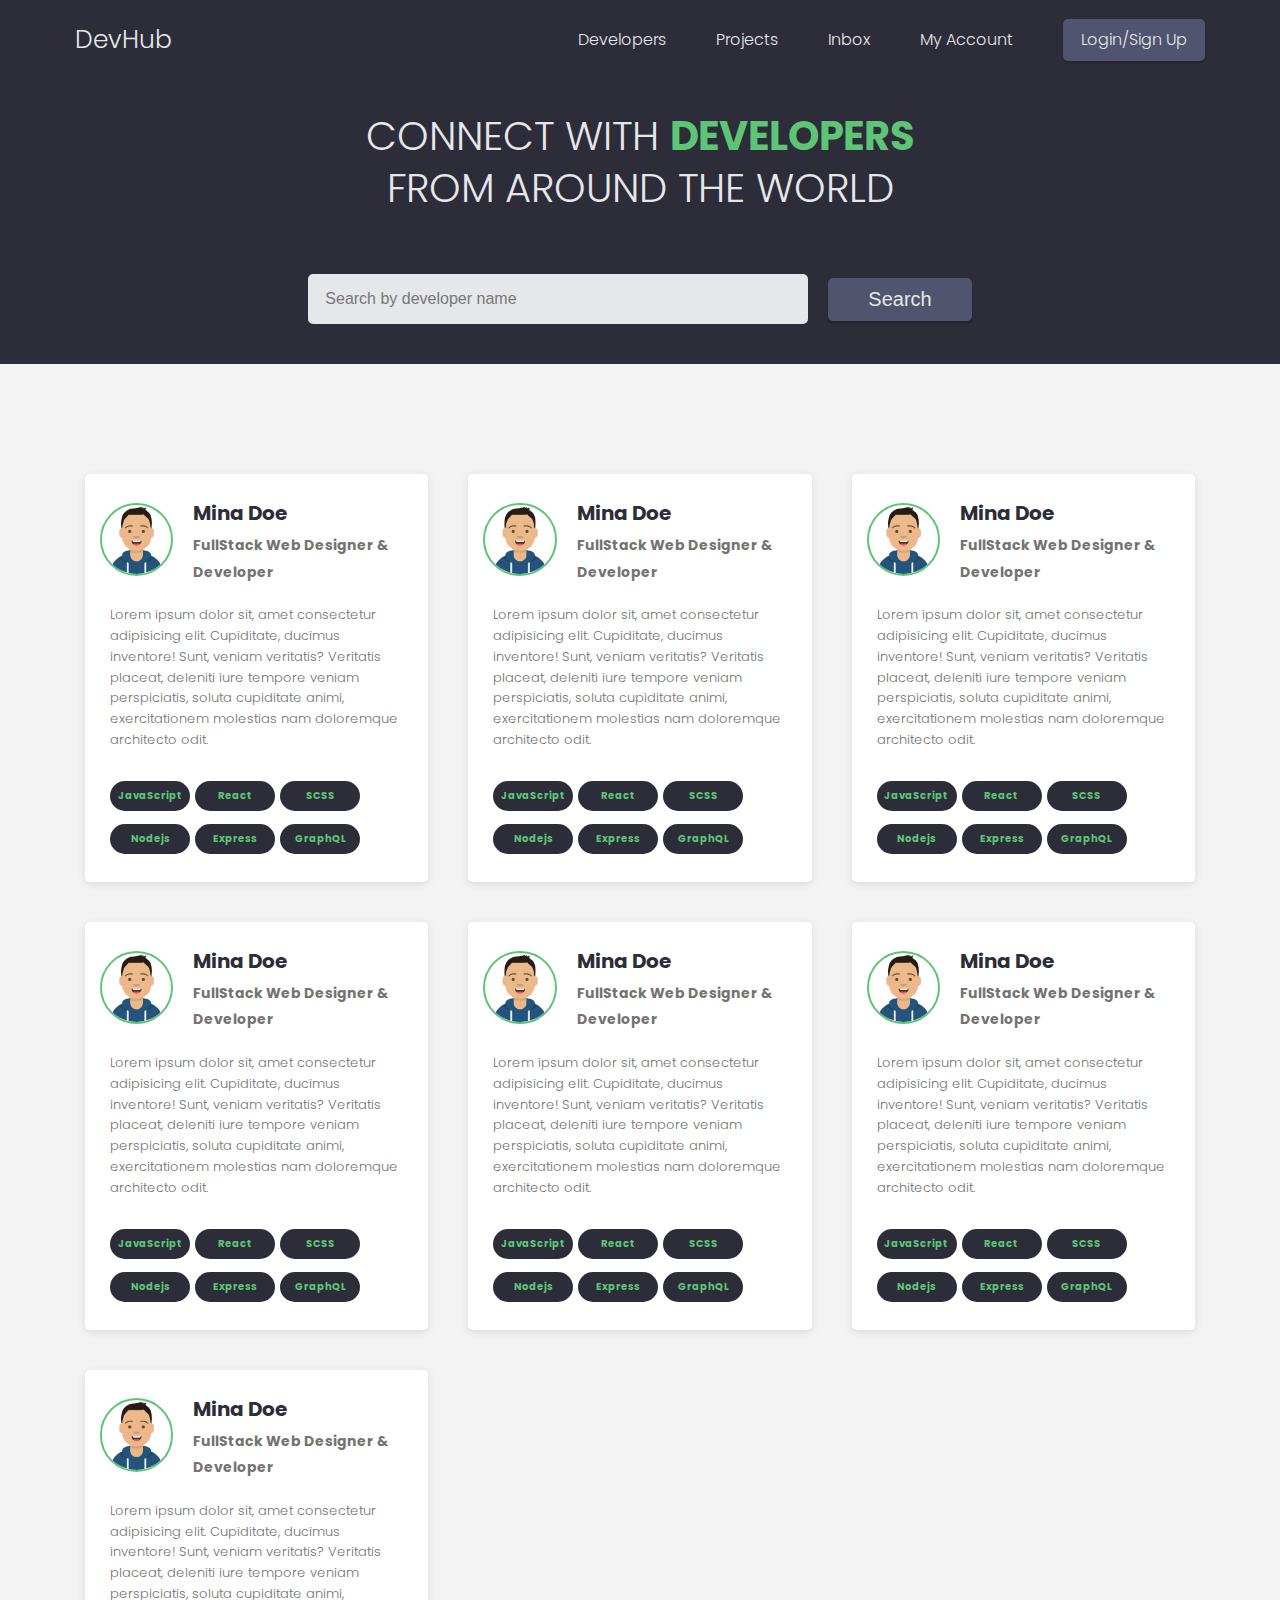
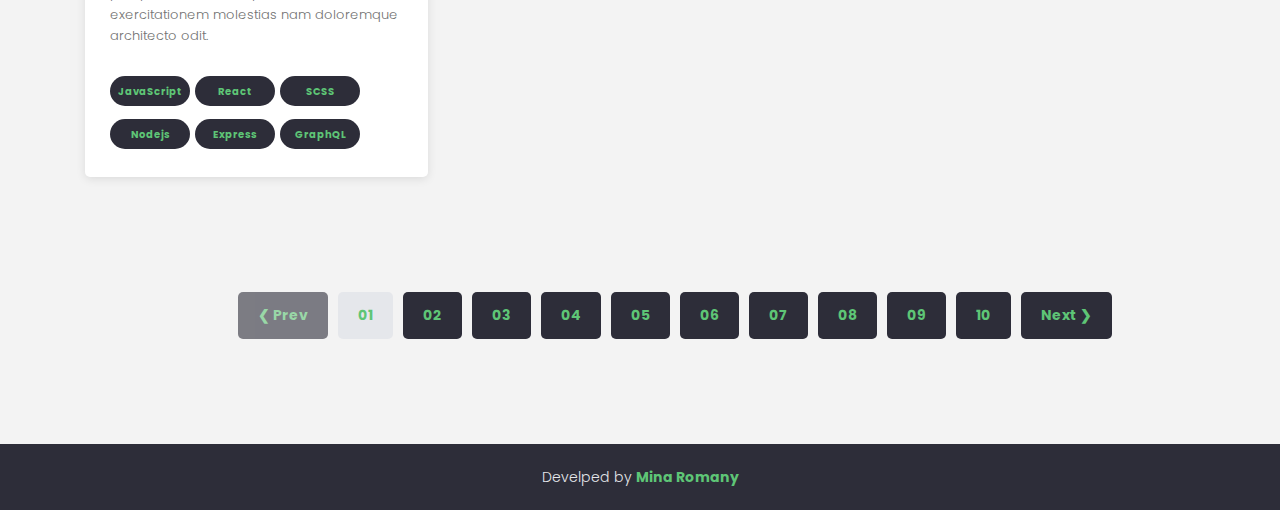
<file: index.html>
<!DOCTYPE html>
<html lang="en">
  <head>
    <title>DevHub - Connect with Developers!</title>
    <meta charset="UTF-8" />
    <meta http-equiv="X-UA-Compatible" content="IE=edge" />
    <meta name="viewport" content="width=device-width, initial-scale=1.0" />
    <!-- Favicon -->
    <link
      rel="shortcut icon"
      href="./images/icons8-code-48.png"
      type="image/x-icon"
    />
    <!-- Google Fonts -->
    <link
      href="https://fonts.googleapis.com/css?family=Poppins:300,400,500,600&display=swap"
      rel="stylesheet"
    />
    <!-- FontAwesome CDN -->
    <link
      rel="stylesheet"
      href="https://cdnjs.cloudflare.com/ajax/libs/font-awesome/6.1.1/css/all.min.css"
      integrity="sha512-KfkfwYDsLkIlwQp6LFnl8zNdLGxu9YAA1QvwINks4PhcElQSvqcyVLLD9aMhXd13uQjoXtEKNosOWaZqXgel0g=="
      crossorigin="anonymous"
      referrerpolicy="no-referrer"
    />
    <!--Main CSS File-->
    <link rel="stylesheet" href="./styles/main.css" />
  </head>
  <body>
    <!--Start Header-->
    <header class="header">
      <div class="container">
        <nav class="nav">
          <div class="nav__logo">
            <a class="logo" href="index.html">
              <i class="fa-solid fa-code"></i>
              <span>DevHub</span></a
            >
          </div>
          <ul class="nav__links">
            <li class="nav__item">
              <a class="nav__link" href="index.html">Developers</a>
            </li>
            <li class="nav__item">
              <a class="nav__link" href="projects.html">Projects</a>
            </li>
            <li class="nav__item">
              <a class="nav__link" href="#">Inbox</a>
            </li>
            <li class="nav__item">
              <a class="nav__link" href="account.html">My Account</a>
            </li>
            <li class="nav__item">
              <a class="nav__link btn btn__nav" href="login.html"
                >Login/Sign Up</a
              >
            </li>
          </ul>
        </nav>
      </div>
    </header>
    <!--End Header-->

    <!-- Start Main-->
    <main class="main">
      <!--Start Hero Section -->
      <section class="hero__section">
        <div class="container">
          <div class="hero__section--text">
            <h2>CONNECT WITH <span>DEVELOPERS</span></h2>
            <h2>FROM AROUND THE WORLD</h2>
          </div>

          <div class="hero__section--search">
            <form class="form" action="#" method="get">
              <input
                class="search__input"
                id="formsearch"
                type="text"
                name="text"
                placeholder="Search by developer name"
              />
              <input class="btn btn__search" type="submit" value="Search" />
            </form>
          </div>
        </div>
      </section>
      <!--End Hero Section -->

      <!--Start Search Result Section -->
      <section class="search__result">
        <div class="container">
          <div class="cards">
            <div class="card">
              <a href="profile.html" class="card__body">
                <div class="dev__profile">
                  <img
                    class="avatar"
                    src="./images/developer.png"
                    alt="developer-image"
                  />
                  <div class="dev__meta">
                    <h3>Mina Doe</h3>
                    <h5>FullStack Web Designer & Developer</h5>
                  </div>
                </div>
                <p class="dev__info">
                  Lorem ipsum dolor sit, amet consectetur adipisicing elit.
                  Cupiditate, ducimus inventore! Sunt, veniam veritatis?
                  Veritatis placeat, deleniti iure tempore veniam perspiciatis,
                  soluta cupiditate animi, exercitationem molestias nam
                  doloremque architecto odit.
                </p>
                <div class="dev__skills tags__container">
                  <span class="tag">
                    <small>JavaScript</small>
                  </span>
                  <span class="tag">
                    <small>React</small>
                  </span>
                  <span class="tag">
                    <small>SCSS</small>
                  </span>
                  <span class="tag">
                    <small>Nodejs</small>
                  </span>
                  <span class="tag">
                    <small>Express</small>
                  </span>
                  <span class="tag">
                    <small>GraphQL</small>
                  </span>
                </div>
              </a>
            </div>

            <div class="card">
              <div class="dev">
                <a href="profile.html" class="card__body">
                  <div class="dev__profile">
                    <img
                      class="avatar"
                      src="./images/developer.png"
                      alt="developer-image"
                    />
                    <div class="dev__meta">
                      <h3>Mina Doe</h3>
                      <h5>FullStack Web Designer & Developer</h5>
                    </div>
                  </div>
                  <p class="dev__info">
                    Lorem ipsum dolor sit, amet consectetur adipisicing elit.
                    Cupiditate, ducimus inventore! Sunt, veniam veritatis?
                    Veritatis placeat, deleniti iure tempore veniam
                    perspiciatis, soluta cupiditate animi, exercitationem
                    molestias nam doloremque architecto odit.
                  </p>
                  <div class="dev__skills tags__container">
                    <span class="tag">
                      <small>JavaScript</small>
                    </span>
                    <span class="tag">
                      <small>React</small>
                    </span>
                    <span class="tag">
                      <small>SCSS</small>
                    </span>
                    <span class="tag">
                      <small>Nodejs</small>
                    </span>
                    <span class="tag">
                      <small>Express</small>
                    </span>
                    <span class="tag">
                      <small>GraphQL</small>
                    </span>
                  </div>
                </a>
              </div>
            </div>

            <div class="card">
              <div class="dev">
                <a href="profile.html" class="card__body">
                  <div class="dev__profile">
                    <img
                      class="avatar"
                      src="./images/developer.png"
                      alt="developer-image"
                    />
                    <div class="dev__meta">
                      <h3>Mina Doe</h3>
                      <h5>FullStack Web Designer & Developer</h5>
                    </div>
                  </div>
                  <p class="dev__info">
                    Lorem ipsum dolor sit, amet consectetur adipisicing elit.
                    Cupiditate, ducimus inventore! Sunt, veniam veritatis?
                    Veritatis placeat, deleniti iure tempore veniam
                    perspiciatis, soluta cupiditate animi, exercitationem
                    molestias nam doloremque architecto odit.
                  </p>
                  <div class="dev__skills tags__container">
                    <span class="tag">
                      <small>JavaScript</small>
                    </span>
                    <span class="tag">
                      <small>React</small>
                    </span>
                    <span class="tag">
                      <small>SCSS</small>
                    </span>
                    <span class="tag">
                      <small>Nodejs</small>
                    </span>
                    <span class="tag">
                      <small>Express</small>
                    </span>
                    <span class="tag">
                      <small>GraphQL</small>
                    </span>
                  </div>
                </a>
              </div>
            </div>

            <div class="card">
              <div class="dev">
                <a href="profile.html" class="card__body">
                  <div class="dev__profile">
                    <img
                      class="avatar"
                      src="./images/developer.png"
                      alt="developer-image"
                    />
                    <div class="dev__meta">
                      <h3>Mina Doe</h3>
                      <h5>FullStack Web Designer & Developer</h5>
                    </div>
                  </div>
                  <p class="dev__info">
                    Lorem ipsum dolor sit, amet consectetur adipisicing elit.
                    Cupiditate, ducimus inventore! Sunt, veniam veritatis?
                    Veritatis placeat, deleniti iure tempore veniam
                    perspiciatis, soluta cupiditate animi, exercitationem
                    molestias nam doloremque architecto odit.
                  </p>
                  <div class="dev__skills tags__container">
                    <span class="tag">
                      <small>JavaScript</small>
                    </span>
                    <span class="tag">
                      <small>React</small>
                    </span>
                    <span class="tag">
                      <small>SCSS</small>
                    </span>
                    <span class="tag">
                      <small>Nodejs</small>
                    </span>
                    <span class="tag">
                      <small>Express</small>
                    </span>
                    <span class="tag">
                      <small>GraphQL</small>
                    </span>
                  </div>
                </a>
              </div>
            </div>

            <div class="card">
              <div class="dev">
                <a href="profile.html" class="card__body">
                  <div class="dev__profile">
                    <img
                      class="avatar"
                      src="./images/developer.png"
                      alt="developer-image"
                    />
                    <div class="dev__meta">
                      <h3>Mina Doe</h3>
                      <h5>FullStack Web Designer & Developer</h5>
                    </div>
                  </div>
                  <p class="dev__info">
                    Lorem ipsum dolor sit, amet consectetur adipisicing elit.
                    Cupiditate, ducimus inventore! Sunt, veniam veritatis?
                    Veritatis placeat, deleniti iure tempore veniam
                    perspiciatis, soluta cupiditate animi, exercitationem
                    molestias nam doloremque architecto odit.
                  </p>
                  <div class="dev__skills tags__container">
                    <span class="tag">
                      <small>JavaScript</small>
                    </span>
                    <span class="tag">
                      <small>React</small>
                    </span>
                    <span class="tag">
                      <small>SCSS</small>
                    </span>
                    <span class="tag">
                      <small>Nodejs</small>
                    </span>
                    <span class="tag">
                      <small>Express</small>
                    </span>
                    <span class="tag">
                      <small>GraphQL</small>
                    </span>
                  </div>
                </a>
              </div>
            </div>

            <div class="card">
              <div class="dev">
                <a href="profile.html" class="card__body">
                  <div class="dev__profile">
                    <img
                      class="avatar"
                      src="./images/developer.png"
                      alt="developer-image"
                    />
                    <div class="dev__meta">
                      <h3>Mina Doe</h3>
                      <h5>FullStack Web Designer & Developer</h5>
                    </div>
                  </div>
                  <p class="dev__info">
                    Lorem ipsum dolor sit, amet consectetur adipisicing elit.
                    Cupiditate, ducimus inventore! Sunt, veniam veritatis?
                    Veritatis placeat, deleniti iure tempore veniam
                    perspiciatis, soluta cupiditate animi, exercitationem
                    molestias nam doloremque architecto odit.
                  </p>
                  <div class="dev__skills tags__container">
                    <span class="tag">
                      <small>JavaScript</small>
                    </span>
                    <span class="tag">
                      <small>React</small>
                    </span>
                    <span class="tag">
                      <small>SCSS</small>
                    </span>
                    <span class="tag">
                      <small>Nodejs</small>
                    </span>
                    <span class="tag">
                      <small>Express</small>
                    </span>
                    <span class="tag">
                      <small>GraphQL</small>
                    </span>
                  </div>
                </a>
              </div>
            </div>

            <div class="card">
              <div class="dev">
                <a href="profile.html" class="card__body">
                  <div class="dev__profile">
                    <img
                      class="avatar"
                      src="./images/developer.png"
                      alt="developer-image"
                    />
                    <div class="dev__meta">
                      <h3>Mina Doe</h3>
                      <h5>FullStack Web Designer & Developer</h5>
                    </div>
                  </div>
                  <p class="dev__info">
                    Lorem ipsum dolor sit, amet consectetur adipisicing elit.
                    Cupiditate, ducimus inventore! Sunt, veniam veritatis?
                    Veritatis placeat, deleniti iure tempore veniam
                    perspiciatis, soluta cupiditate animi, exercitationem
                    molestias nam doloremque architecto odit.
                  </p>
                  <div class="dev__skills tags__container">
                    <span class="tag">
                      <small>JavaScript</small>
                    </span>
                    <span class="tag">
                      <small>React</small>
                    </span>
                    <span class="tag">
                      <small>SCSS</small>
                    </span>
                    <span class="tag">
                      <small>Nodejs</small>
                    </span>
                    <span class="tag">
                      <small>Express</small>
                    </span>
                    <span class="tag">
                      <small>GraphQL</small>
                    </span>
                  </div>
                </a>
              </div>
            </div>
          </div>
        </div>
      </section>
      <!--End Search Result Section -->

      <!--Start pagination -->
      <div class="pagination">
        <ul class="container">
          <li><a href="#" class="btn btn--disabled">&#10094; Prev</a></li>
          <li><a href="#" class="btn btn--active">01</a></li>
          <li><a href="#" class="btn">02</a></li>
          <li><a href="#" class="btn">03</a></li>
          <li><a href="#" class="btn">04</a></li>
          <li><a href="#" class="btn">05</a></li>
          <li><a href="#" class="btn">06</a></li>
          <li><a href="#" class="btn">07</a></li>
          <li><a href="#" class="btn">08</a></li>
          <li><a href="#" class="btn">09</a></li>
          <li><a href="#" class="btn">10</a></li>
          <li><a href="#" class="btn">Next &#10095;</a></li>
        </ul>
      </div>
      <!--End pagination -->
    </main>
    <!-- End Main -->

    <!-- Start Footer -->
    <footer class="footer">
      <span
        >Develped by
        <a href="https://github.com/MinaRomany53" target="_blank"
          >Mina Romany</a
        >
      </span>
    </footer>
    <!-- End Footer -->
  </body>
</html>
</file>
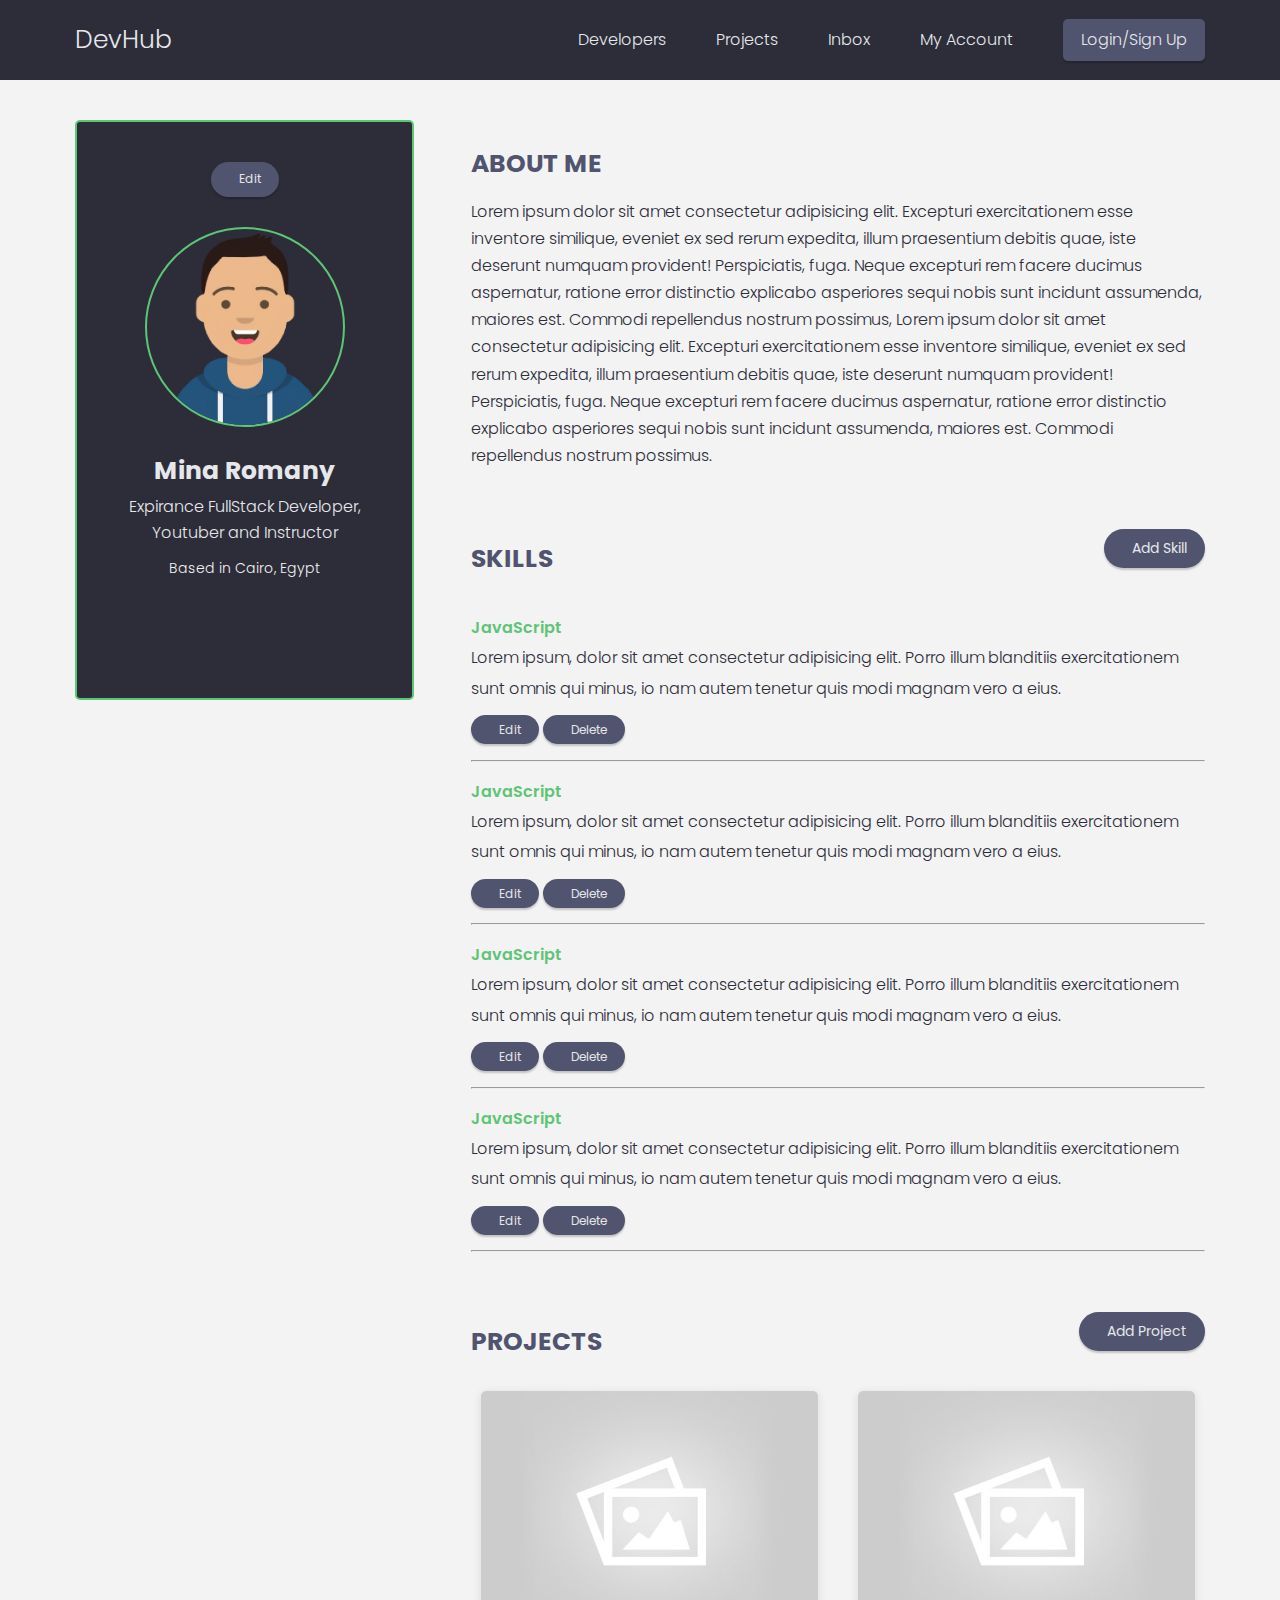
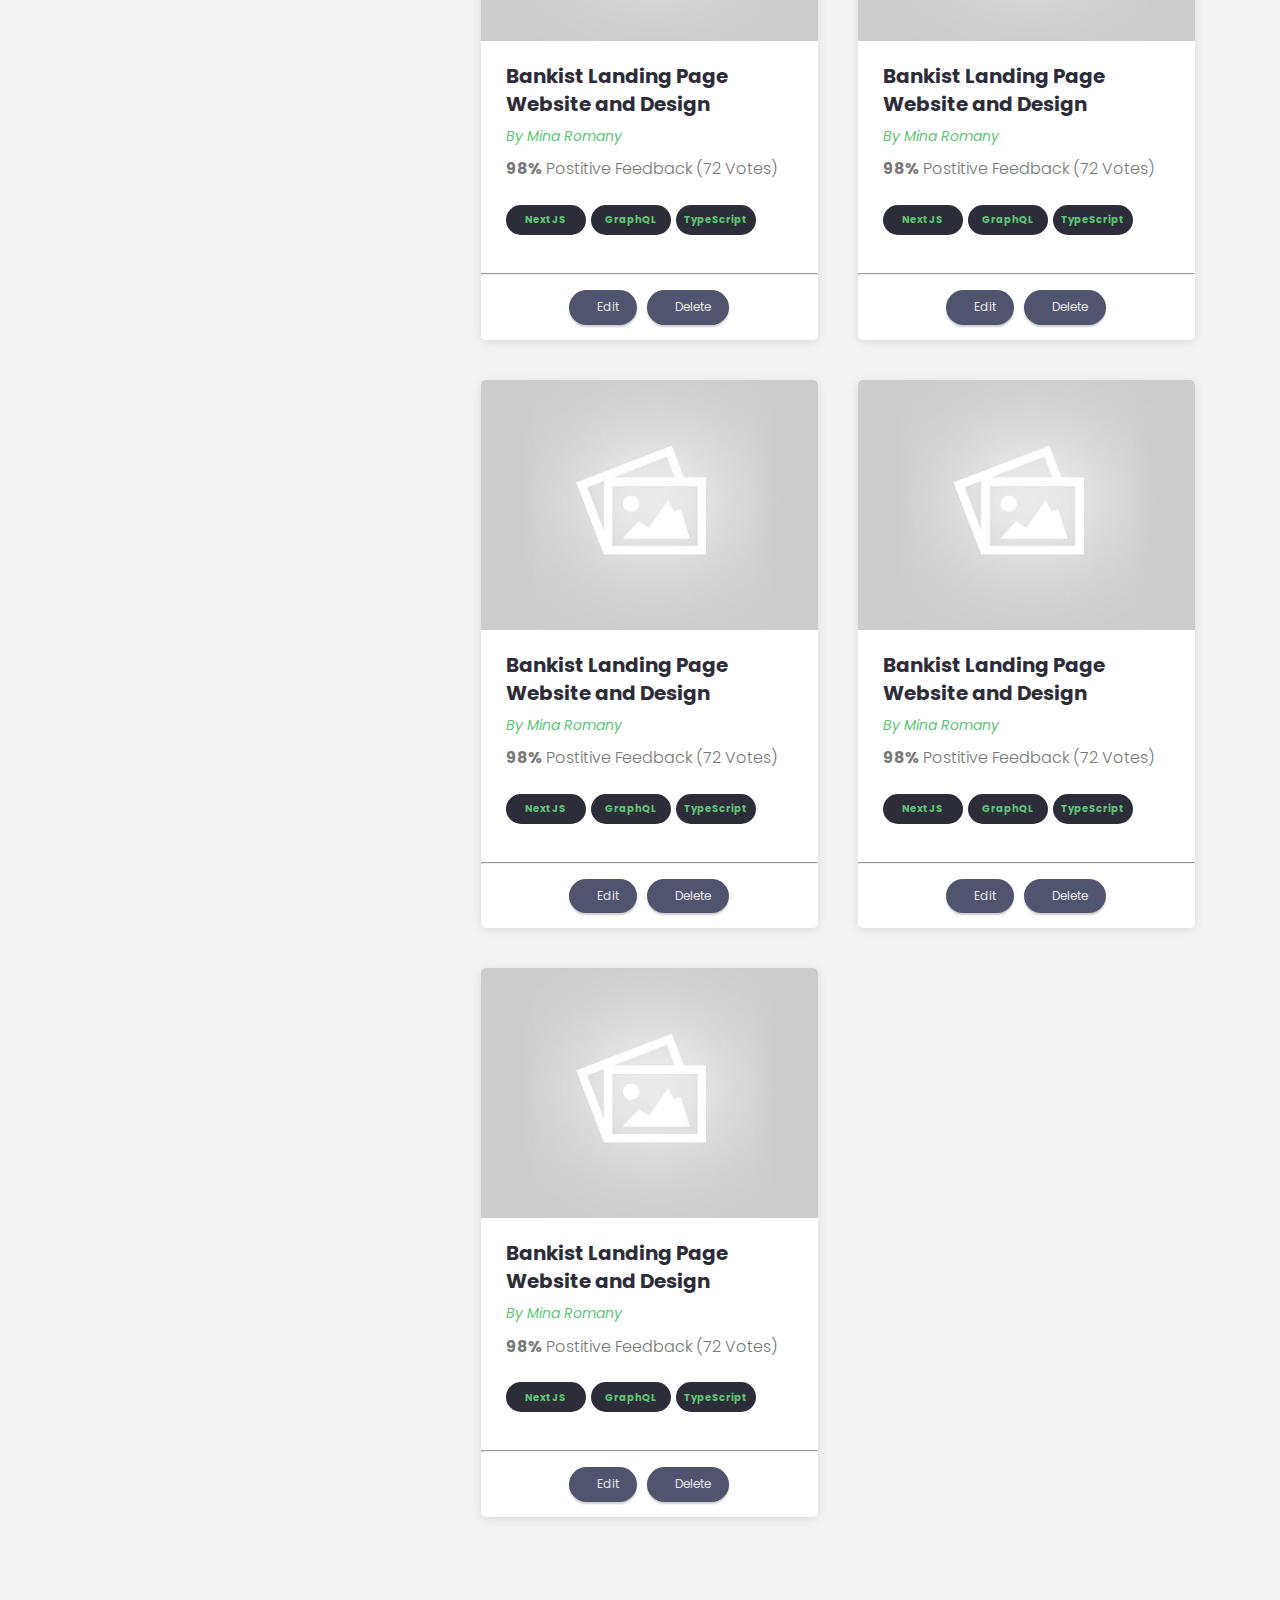
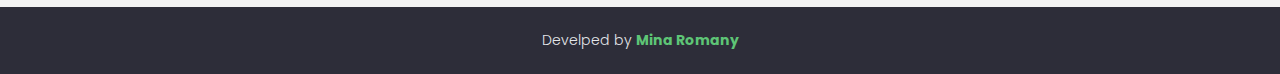
<file: account.html>
<!DOCTYPE html>
<html lang="en">
  <head>
    <title>DevHub - Connect with Developers!</title>
    <meta charset="UTF-8" />
    <meta http-equiv="X-UA-Compatible" content="IE=edge" />
    <meta name="viewport" content="width=device-width, initial-scale=1.0" />
    <!-- Favicon -->
    <link
      rel="shortcut icon"
      href="./images/icons8-code-48.png"
      type="image/x-icon"
    />
    <!-- Google Fonts -->
    <link
      href="https://fonts.googleapis.com/css?family=Poppins:300,400,500,600,700,900&display=swap"
      rel="stylesheet"
    />
    <!-- FontAwesome CDN -->
    <link
      rel="stylesheet"
      href="https://cdnjs.cloudflare.com/ajax/libs/font-awesome/6.1.1/css/all.min.css"
      integrity="sha512-KfkfwYDsLkIlwQp6LFnl8zNdLGxu9YAA1QvwINks4PhcElQSvqcyVLLD9aMhXd13uQjoXtEKNosOWaZqXgel0g=="
      crossorigin="anonymous"
      referrerpolicy="no-referrer"
    />
    <!--Main CSS File-->
    <link rel="stylesheet" href="./styles/main.css" />
  </head>
  <body>
    <!--Start Header-->
    <header class="header">
      <div class="container">
        <nav class="nav">
          <div class="nav__logo">
            <a class="logo" href="index.html">
              <i class="fa-solid fa-code"></i>
              <span>DevHub</span></a
            >
          </div>
          <ul class="nav__links">
            <li class="nav__item">
              <a class="nav__link" href="index.html">Developers</a>
            </li>
            <li class="nav__item">
              <a class="nav__link" href="projects.html">Projects</a>
            </li>
            <li class="nav__item">
              <a class="nav__link" href="#">Inbox</a>
            </li>
            <li class="nav__item">
              <a class="nav__link" href="account.html">My Account</a>
            </li>
            <li class="nav__item">
              <a class="nav__link btn btn__nav" href="login.html"
                >Login/Sign Up</a
              >
            </li>
          </ul>
        </nav>
      </div>
    </header>
    <!--End Header-->

    <!-- Start Main-->
    <main class="main main--profile">
      <div class="container">
        <div class="layout">
          <div class="profile__card account__card">
            <a href="" class="btn profile__edit--btn"
              ><i class="fa-solid fa-pen-to-square profile__edit--icon"></i
              >Edit</a
            >
            <img
              src="./images/developer.png"
              alt="dev image"
              class="profile__card--img"
            />
            <div class="profile__card--content">
              <h2 class="dev__name">Mina Romany</h2>
              <p class="dev__title">
                Expirance FullStack Developer, Youtuber and Instructor
              </p>
              <span class="dev__location"> Based in Cairo, Egypt</span>
            </div>

            <ul class="profile__card--social">
              <li class="social__link">
                <a href=""><i class="fa-brands fa-github"></i></a>
              </li>
              <li class="social__link">
                <a href=""><i class="fa-brands fa-stack-overflow"></i></a>
              </li>
              <li class="social__link">
                <a href=""><i class="fa-brands fa-twitter"></i></a>
              </li>
              <li class="social__link">
                <a href=""><i class="fa-brands fa-linkedin-in"></i></a>
              </li>
              <li class="social__link">
                <a href=""><i class="fa-solid fa-earth-africa"></i></a>
              </li>
            </ul>
          </div>

          <!--
                
            -->

          <div class="profile__content">
            <div
              class="profile__content--desc section--padding section--padding--2"
            >
              <h3 class="subtitle">About Me</h3>
              <p>
                Lorem ipsum dolor sit amet consectetur adipisicing elit.
                Excepturi exercitationem esse inventore similique, eveniet ex
                sed rerum expedita, illum praesentium debitis quae, iste
                deserunt numquam provident! Perspiciatis, fuga. Neque excepturi
                rem facere ducimus aspernatur, ratione error distinctio
                explicabo asperiores sequi nobis sunt incidunt assumenda,
                maiores est. Commodi repellendus nostrum possimus, Lorem ipsum
                dolor sit amet consectetur adipisicing elit. Excepturi
                exercitationem esse inventore similique, eveniet ex sed rerum
                expedita, illum praesentium debitis quae, iste deserunt numquam
                provident! Perspiciatis, fuga. Neque excepturi rem facere
                ducimus aspernatur, ratione error distinctio explicabo
                asperiores sequi nobis sunt incidunt assumenda, maiores est.
                Commodi repellendus nostrum possimus.
              </p>
            </div>
            <div
              class="profile__content--skills section--padding section--padding--2"
            >
              <div class="section--header">
                <h3 class="subtitle">Skills</h3>
                <a href="" class="btn add--btn"
                  ><i class="fa-solid fa-plus add--icon"></i>Add Skill</a
                >
              </div>
              <div class="skill skill--account">
                <div class="skill__content">
                  <span class>JavaScript</span>
                  <p>
                    Lorem ipsum, dolor sit amet consectetur adipisicing elit.
                    Porro illum blanditiis exercitationem sunt omnis qui minus,
                    io nam autem tenetur quis modi magnam vero a eius.
                  </p>
                </div>
                <div class="skill__btns">
                  <a href="" class="btn edit__btn"
                    ><i class="fa-solid fa-pen-to-square edit__btn--icon"></i
                    >Edit</a
                  >
                  <a href="" class="btn delete__btn"
                    ><i class="fa-solid fa-trash delete__btn--icon"></i
                    >Delete</a
                  >
                </div>
              </div>
              <hr />

              <div class="skill skill--account">
                <div class="skill__content">
                  <span class>JavaScript</span>
                  <p>
                    Lorem ipsum, dolor sit amet consectetur adipisicing elit.
                    Porro illum blanditiis exercitationem sunt omnis qui minus,
                    io nam autem tenetur quis modi magnam vero a eius.
                  </p>
                </div>
                <div class="skill__btns">
                  <a href="" class="btn edit__btn"
                    ><i class="fa-solid fa-pen-to-square edit__btn--icon"></i
                    >Edit</a
                  >
                  <a href="" class="btn delete__btn"
                    ><i class="fa-solid fa-trash delete__btn--icon"></i
                    >Delete</a
                  >
                </div>
              </div>
              <hr />

              <div class="skill skill--account">
                <div class="skill__content">
                  <span class>JavaScript</span>
                  <p>
                    Lorem ipsum, dolor sit amet consectetur adipisicing elit.
                    Porro illum blanditiis exercitationem sunt omnis qui minus,
                    io nam autem tenetur quis modi magnam vero a eius.
                  </p>
                </div>
                <div class="skill__btns">
                  <a href="" class="btn edit__btn"
                    ><i class="fa-solid fa-pen-to-square edit__btn--icon"></i
                    >Edit</a
                  >
                  <a href="" class="btn delete__btn"
                    ><i class="fa-solid fa-trash delete__btn--icon"></i
                    >Delete</a
                  >
                </div>
              </div>
              <hr />

              <div class="skill skill--account">
                <div class="skill__content">
                  <span class>JavaScript</span>
                  <p>
                    Lorem ipsum, dolor sit amet consectetur adipisicing elit.
                    Porro illum blanditiis exercitationem sunt omnis qui minus,
                    io nam autem tenetur quis modi magnam vero a eius.
                  </p>
                </div>
                <div class="skill__btns">
                  <a href="" class="btn edit__btn"
                    ><i class="fa-solid fa-pen-to-square edit__btn--icon"></i
                    >Edit</a
                  >
                  <a href="" class="btn delete__btn"
                    ><i class="fa-solid fa-trash delete__btn--icon"></i
                    >Delete</a
                  >
                </div>
              </div>
              <hr />
            </div>
            <div
              class="profile__content--projects section--padding section--padding--2"
            >
              <div class="section--header">
                <h3 class="subtitle">Projects</h3>
                <a href="" class="btn add--btn"
                  ><i class="fa-solid fa-plus add--icon"></i>Add Project</a
                >
              </div>
              <div class="cards">
                <div class="card">
                  <a href="./single-project.html" class="card__body">
                    <img
                      class="project__image"
                      src="./images/default.jpg"
                      alt="project image"
                    />
                    <div class="project__info">
                      <h3 class="project__title">
                        Bankist Landing Page Website and Design
                      </h3>
                      <p>
                        <a class="project__author" href="profile.html"
                          >By Mina Romany</a
                        >
                      </p>
                      <p class="project__rating">
                        <span class="number">98%</span> Postitive Feedback (72
                        Votes)
                      </p>
                      <div class="project__tags tags__container">
                        <span class="tag">
                          <small>NextJS</small>
                        </span>
                        <span class="tag">
                          <small>GraphQL</small>
                        </span>
                        <span class="tag">
                          <small>TypeScript</small>
                        </span>
                      </div>
                    </div>
                  </a>
                  <hr />
                  <div class="project__btns">
                    <a href="" class="btn edit__btn"
                      ><i class="fa-solid fa-pen-to-square edit__btn--icon"></i
                      >Edit</a
                    >
                    <a href="" class="btn delete__btn"
                      ><i class="fa-solid fa-trash delete__btn--icon"></i
                      >Delete</a
                    >
                  </div>
                </div>

                <div class="card">
                  <a href="./single-project.html" class="card__body">
                    <img
                      class="project__image"
                      src="./images/default.jpg"
                      alt="project image"
                    />
                    <div class="project__info">
                      <h3 class="project__title">
                        Bankist Landing Page Website and Design
                      </h3>
                      <p>
                        <a class="project__author" href="profile.html"
                          >By Mina Romany</a
                        >
                      </p>
                      <p class="project__rating">
                        <span class="number">98%</span> Postitive Feedback (72
                        Votes)
                      </p>
                      <div class="project__tags tags__container">
                        <span class="tag">
                          <small>NextJS</small>
                        </span>
                        <span class="tag">
                          <small>GraphQL</small>
                        </span>
                        <span class="tag">
                          <small>TypeScript</small>
                        </span>
                      </div>
                    </div>
                  </a>
                  <hr />
                  <div class="project__btns">
                    <a href="" class="btn edit__btn"
                      ><i class="fa-solid fa-pen-to-square edit__btn--icon"></i
                      >Edit</a
                    >
                    <a href="" class="btn delete__btn"
                      ><i class="fa-solid fa-trash delete__btn--icon"></i
                      >Delete</a
                    >
                  </div>
                </div>

                <div class="card">
                  <a href="./single-project.html" class="card__body">
                    <img
                      class="project__image"
                      src="./images/default.jpg"
                      alt="project image"
                    />
                    <div class="project__info">
                      <h3 class="project__title">
                        Bankist Landing Page Website and Design
                      </h3>
                      <p>
                        <a class="project__author" href="profile.html"
                          >By Mina Romany</a
                        >
                      </p>
                      <p class="project__rating">
                        <span class="number">98%</span> Postitive Feedback (72
                        Votes)
                      </p>
                      <div class="project__tags tags__container">
                        <span class="tag">
                          <small>NextJS</small>
                        </span>
                        <span class="tag">
                          <small>GraphQL</small>
                        </span>
                        <span class="tag">
                          <small>TypeScript</small>
                        </span>
                      </div>
                    </div>
                  </a>
                  <hr />
                  <div class="project__btns">
                    <a href="" class="btn edit__btn"
                      ><i class="fa-solid fa-pen-to-square edit__btn--icon"></i
                      >Edit</a
                    >
                    <a href="" class="btn delete__btn"
                      ><i class="fa-solid fa-trash delete__btn--icon"></i
                      >Delete</a
                    >
                  </div>
                </div>

                <div class="card">
                  <a href="./single-project.html" class="card__body">
                    <img
                      class="project__image"
                      src="./images/default.jpg"
                      alt="project image"
                    />
                    <div class="project__info">
                      <h3 class="project__title">
                        Bankist Landing Page Website and Design
                      </h3>
                      <p>
                        <a class="project__author" href="profile.html"
                          >By Mina Romany</a
                        >
                      </p>
                      <p class="project__rating">
                        <span class="number">98%</span> Postitive Feedback (72
                        Votes)
                      </p>
                      <div class="project__tags tags__container">
                        <span class="tag">
                          <small>NextJS</small>
                        </span>
                        <span class="tag">
                          <small>GraphQL</small>
                        </span>
                        <span class="tag">
                          <small>TypeScript</small>
                        </span>
                      </div>
                    </div>
                  </a>
                  <hr />
                  <div class="project__btns">
                    <a href="" class="btn edit__btn"
                      ><i class="fa-solid fa-pen-to-square edit__btn--icon"></i
                      >Edit</a
                    >
                    <a href="" class="btn delete__btn"
                      ><i class="fa-solid fa-trash delete__btn--icon"></i
                      >Delete</a
                    >
                  </div>
                </div>

                <div class="card">
                  <a href="./single-project.html" class="card__body">
                    <img
                      class="project__image"
                      src="./images/default.jpg"
                      alt="project image"
                    />
                    <div class="project__info">
                      <h3 class="project__title">
                        Bankist Landing Page Website and Design
                      </h3>
                      <p>
                        <a class="project__author" href="profile.html"
                          >By Mina Romany</a
                        >
                      </p>
                      <p class="project__rating">
                        <span class="number">98%</span> Postitive Feedback (72
                        Votes)
                      </p>
                      <div class="project__tags tags__container">
                        <span class="tag">
                          <small>NextJS</small>
                        </span>
                        <span class="tag">
                          <small>GraphQL</small>
                        </span>
                        <span class="tag">
                          <small>TypeScript</small>
                        </span>
                      </div>
                    </div>
                  </a>
                  <hr />
                  <div class="project__btns">
                    <a href="" class="btn edit__btn"
                      ><i class="fa-solid fa-pen-to-square edit__btn--icon"></i
                      >Edit</a
                    >
                    <a href="" class="btn delete__btn"
                      ><i class="fa-solid fa-trash delete__btn--icon"></i
                      >Delete</a
                    >
                  </div>
                </div>
              </div>
            </div>
          </div>

          <!--
                
            -->
        </div>
      </div>
    </main>
    <!-- End Main -->

    <!-- Start Footer -->
    <footer class="footer">
      <span
        >Develped by
        <a href="https://github.com/MinaRomany53" target="_blank"
          >Mina Romany</a
        >
      </span>
    </footer>
    <!-- End Footer -->
  </body>
</html>
</file>
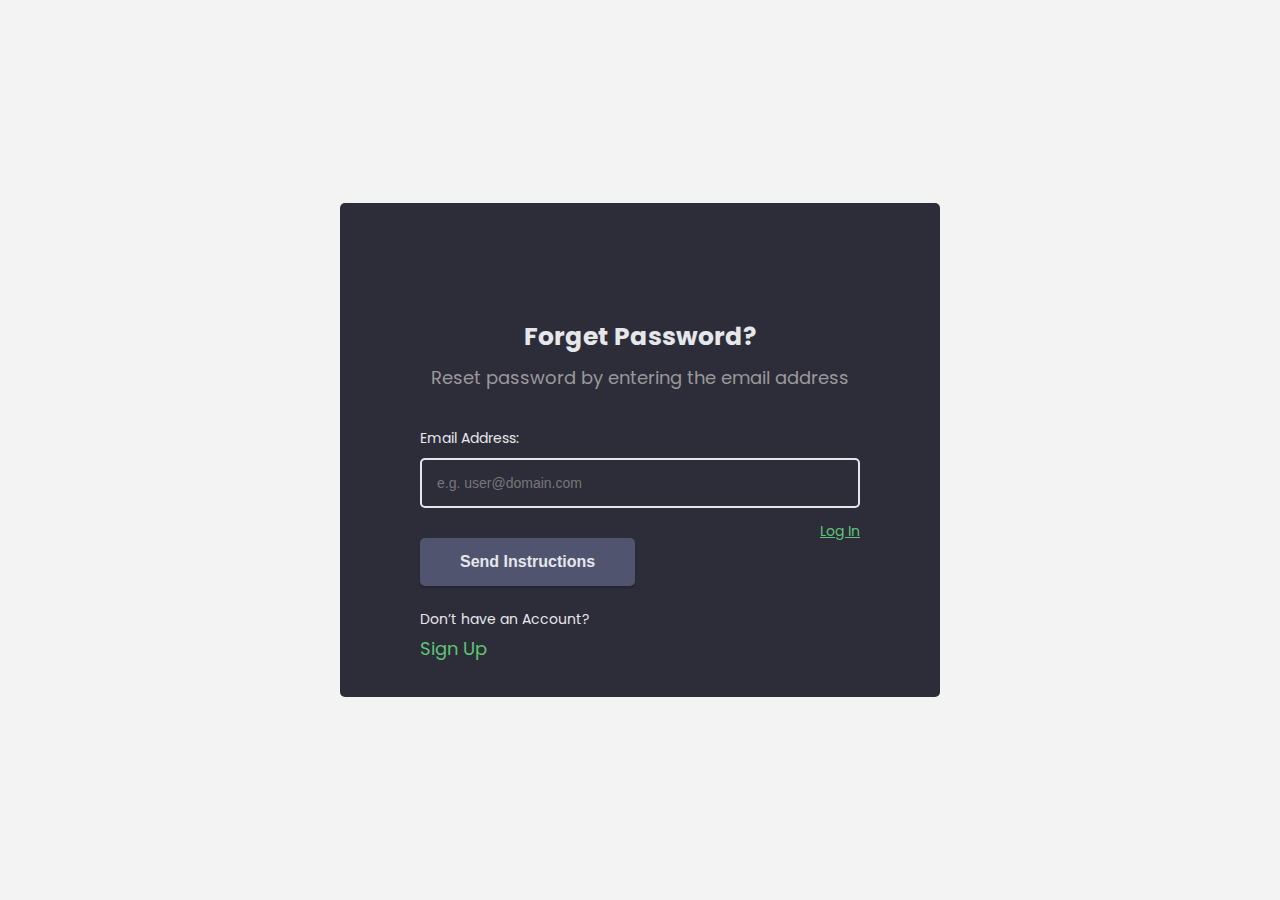
<file: forgetpassword.html>
<!DOCTYPE html>
<html lang="en">
  <head>
    <title>DevHub - Connect with Developers!</title>
    <meta charset="UTF-8" />
    <meta http-equiv="X-UA-Compatible" content="IE=edge" />
    <meta name="viewport" content="width=device-width, initial-scale=1.0" />
    <!-- Favicon -->
    <link
      rel="shortcut icon"
      href="./images/icons8-code-48.png"
      type="image/x-icon"
    />
    <!-- Google Fonts -->
    <link
      href="https://fonts.googleapis.com/css?family=Poppins:300,400,500,600&display=swap"
      rel="stylesheet"
    />
    <!-- FontAwesome CDN -->
    <link
      rel="stylesheet"
      href="https://cdnjs.cloudflare.com/ajax/libs/font-awesome/6.1.1/css/all.min.css"
      integrity="sha512-KfkfwYDsLkIlwQp6LFnl8zNdLGxu9YAA1QvwINks4PhcElQSvqcyVLLD9aMhXd13uQjoXtEKNosOWaZqXgel0g=="
      crossorigin="anonymous"
      referrerpolicy="no-referrer"
    />
    <!--Main CSS File-->
    <link rel="stylesheet" href="./styles/main.css" />
  </head>
  <body>
    <!-- Start Main-->
    <main class="main--form form--small">
      <div class="container">
        <div class="box">
          <div class="login__text">
            <div class="nav__logo">
              <a class="logo" href="index.html">
                <i class="fa-solid fa-code"></i>
              </a>
            </div>
            <h2>Forget Password?</h2>
            <p>Reset password by entering the email address</p>
          </div>
          <form action="" method="POST" class="form">
            <div class="form--field">
              <label for="email">Email Address:</label>
              <input
                class="input input--text"
                type="email"
                name="email"
                id="email"
                placeholder="e.g. user@domain.com"
              />
            </div>

            <div class="forget__password">
              <a href="login.html">Log In</a>
            </div>

            <input class="btn" type="submit" value="Send Instructions" />
          </form>

          <div class="sign__up">
            <p>Don’t have an Account?</p>
            <a href="signup.html">Sign Up</a>
          </div>
        </div>
      </div>
    </main>
    <!-- End Main -->
  </body>
</html>
</file>
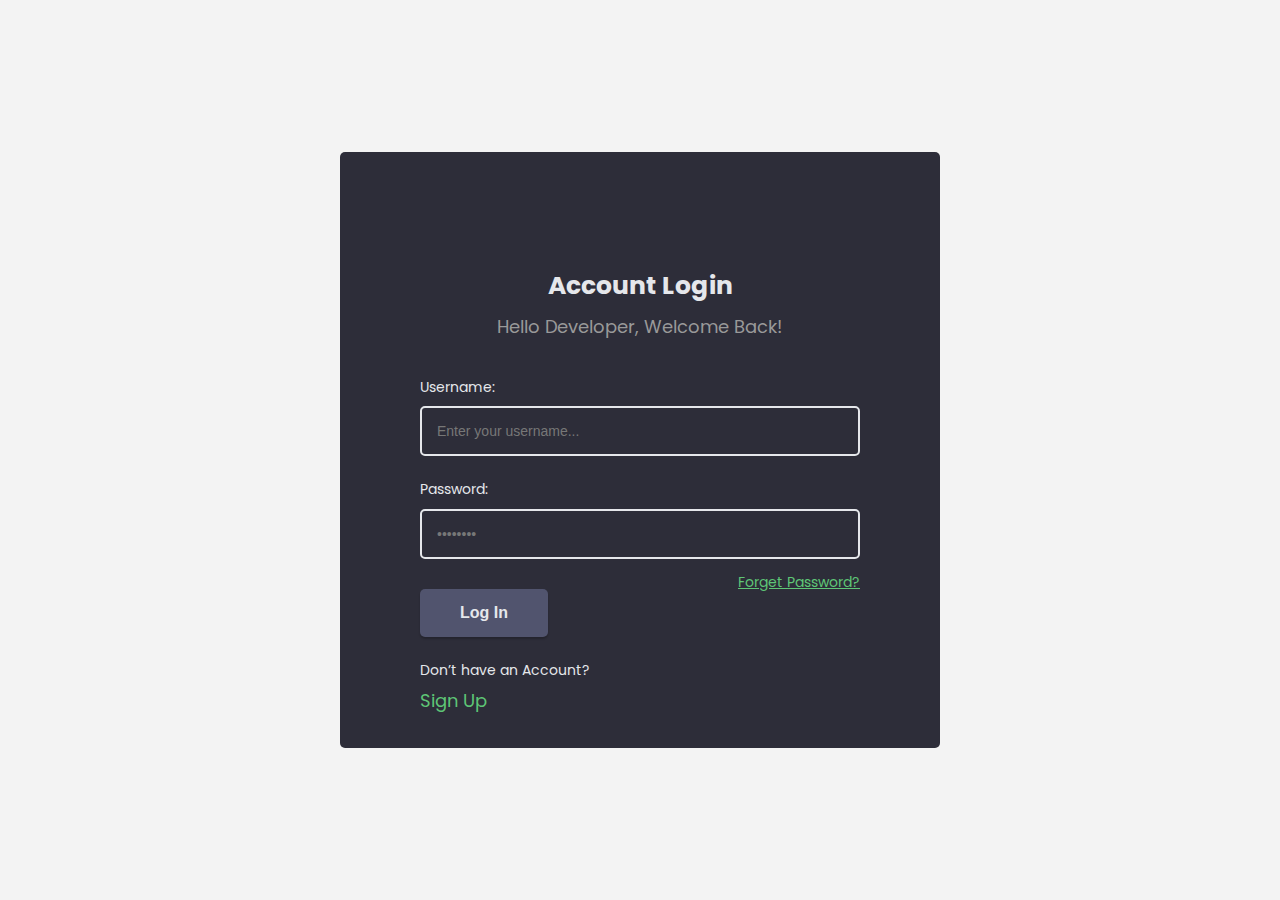
<file: login.html>
<!DOCTYPE html>
<html lang="en">
  <head>
    <title>DevHub - Connect with Developers!</title>
    <meta charset="UTF-8" />
    <meta http-equiv="X-UA-Compatible" content="IE=edge" />
    <meta name="viewport" content="width=device-width, initial-scale=1.0" />
    <!-- Favicon -->
    <link
      rel="shortcut icon"
      href="./images/icons8-code-48.png"
      type="image/x-icon"
    />
    <!-- Google Fonts -->
    <link
      href="https://fonts.googleapis.com/css?family=Poppins:300,400,500,600&display=swap"
      rel="stylesheet"
    />
    <!-- FontAwesome CDN -->
    <link
      rel="stylesheet"
      href="https://cdnjs.cloudflare.com/ajax/libs/font-awesome/6.1.1/css/all.min.css"
      integrity="sha512-KfkfwYDsLkIlwQp6LFnl8zNdLGxu9YAA1QvwINks4PhcElQSvqcyVLLD9aMhXd13uQjoXtEKNosOWaZqXgel0g=="
      crossorigin="anonymous"
      referrerpolicy="no-referrer"
    />
    <!--Main CSS File-->
    <link rel="stylesheet" href="./styles/main.css" />
  </head>
  <body>
    <!-- Start Main-->
    <main class="main--form form--small">
      <div class="container">
        <div class="box">
          <div class="login__text">
            <div class="nav__logo">
              <a class="logo" href="index.html">
                <i class="fa-solid fa-code"></i>
              </a>
            </div>
            <h2>Account Login</h2>
            <p>Hello Developer, Welcome Back!</p>
          </div>
          <form action="" method="POST" class="form">
            <div class="form--field">
              <label for="username">Username:</label>
              <input
                class="input input--text"
                type="text"
                name="username"
                id="username"
                placeholder="Enter your username..."
              />
            </div>

            <div class="form--field">
              <label for="password">Password:</label>
              <input
                class="input input--text"
                type="password"
                placeholder="••••••••"
                name="password"
                id="password"
              />
            </div>
            <div class="forget__password">
              <a href="forgetpassword.html">Forget Password?</a>
            </div>

            <input class="btn" type="submit" value="Log In" />
          </form>

          <div class="sign__up">
            <p>Don’t have an Account?</p>
            <a href="signup.html">Sign Up</a>
          </div>
        </div>
      </div>
    </main>
    <!-- End Main -->
  </body>
</html>
</file>
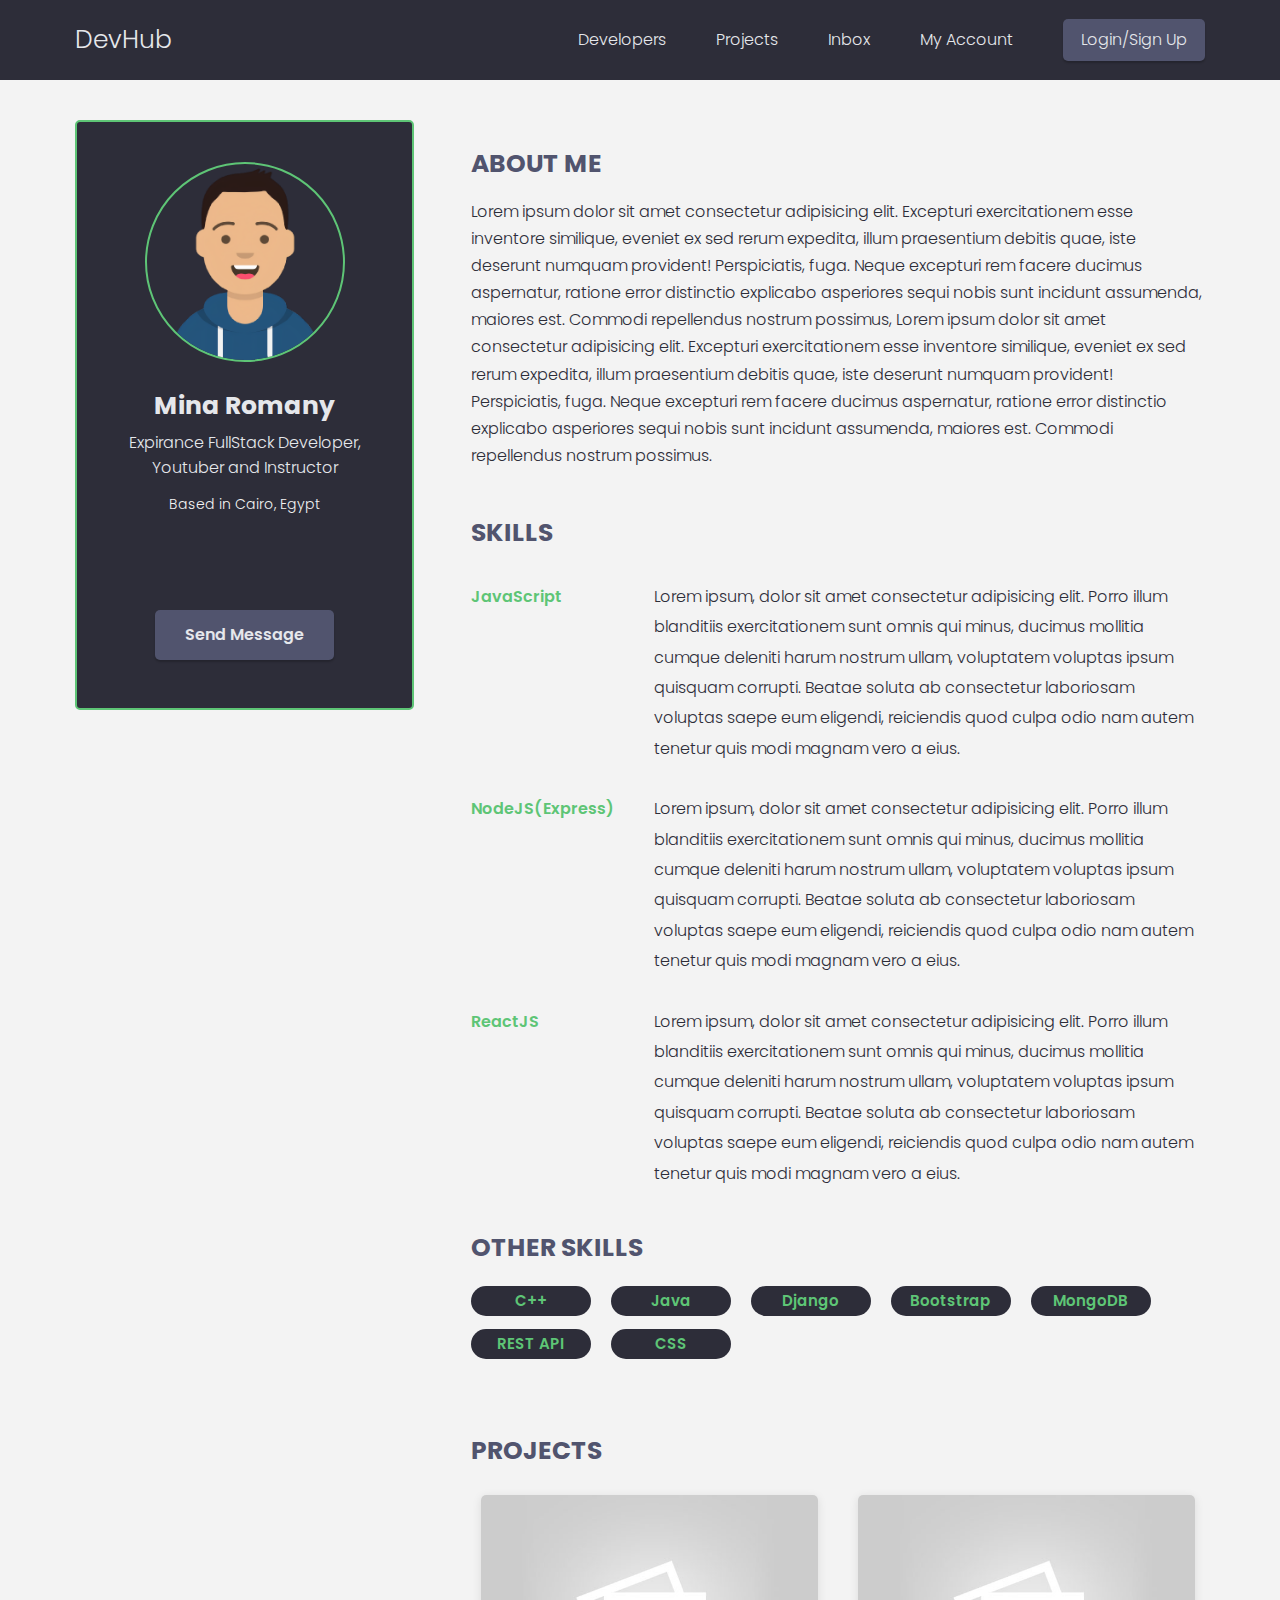
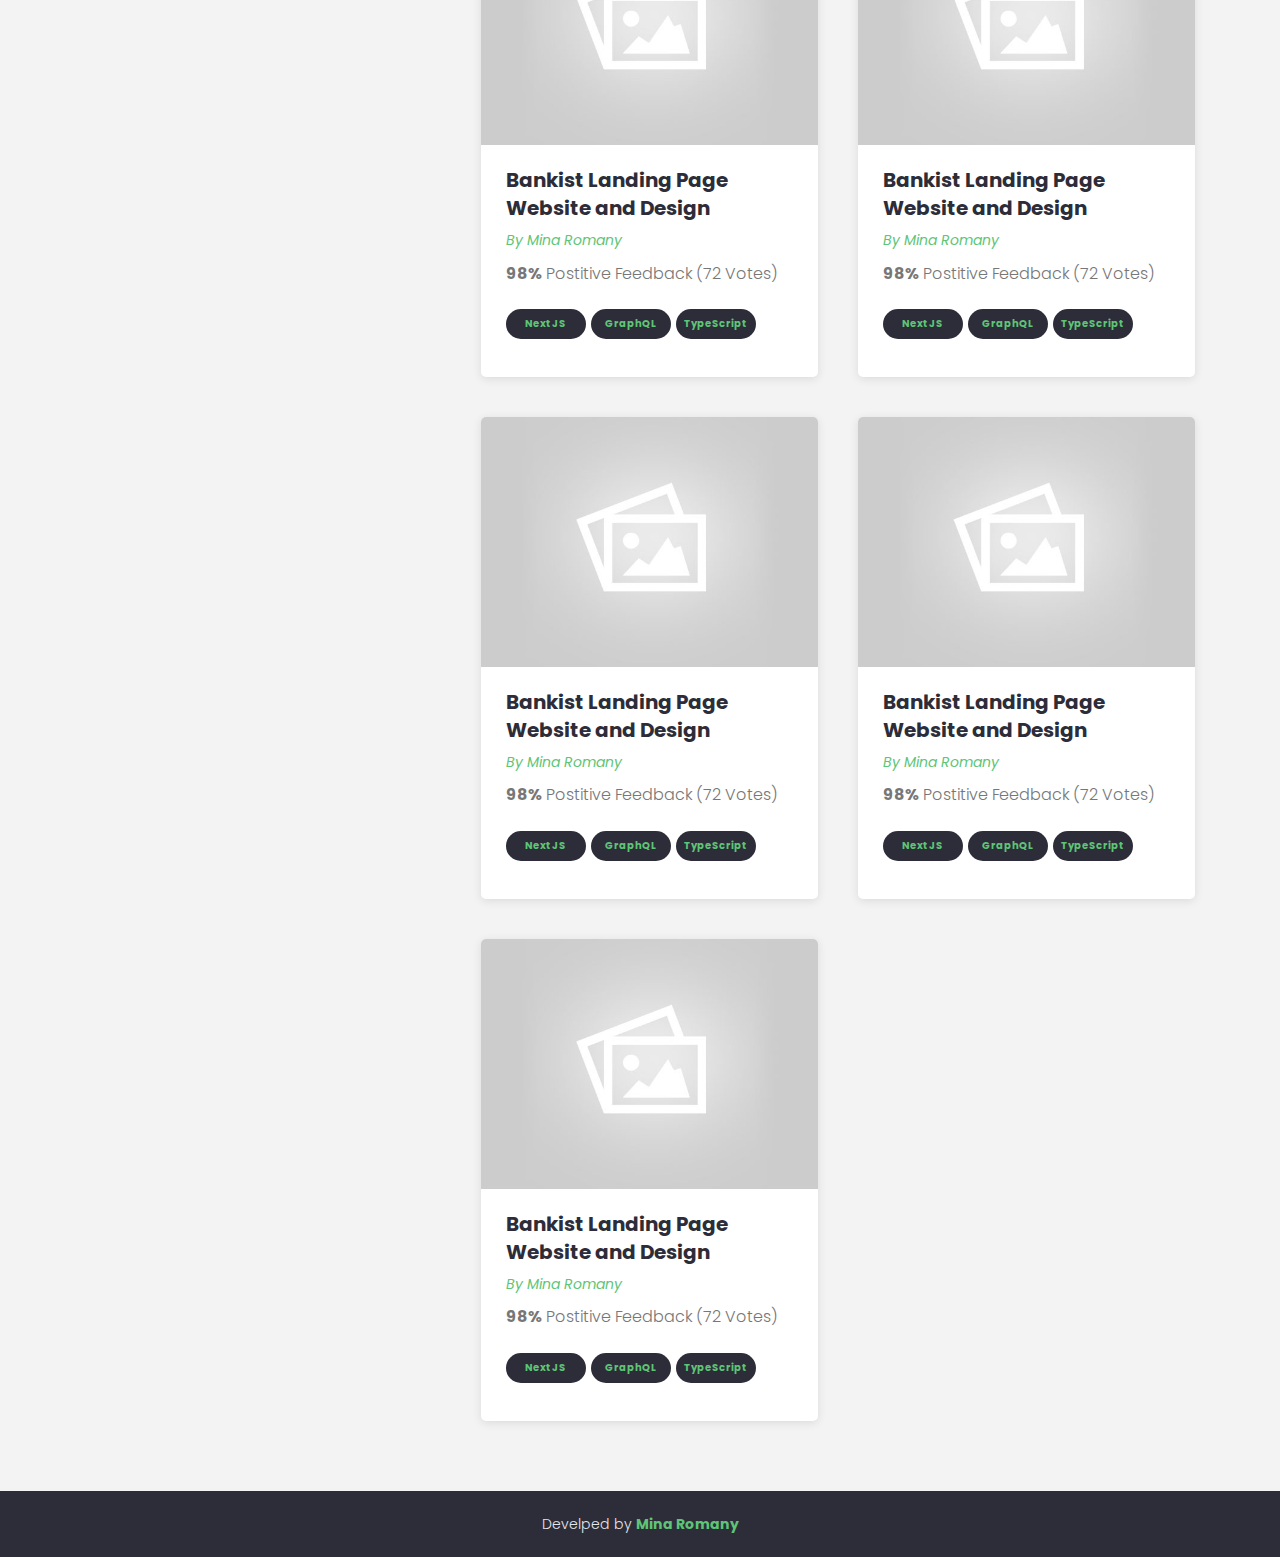
<file: profile.html>
<!DOCTYPE html>
<html lang="en">
  <head>
    <title>DevHub - Connect with Developers!</title>
    <meta charset="UTF-8" />
    <meta http-equiv="X-UA-Compatible" content="IE=edge" />
    <meta name="viewport" content="width=device-width, initial-scale=1.0" />
    <!-- Favicon -->
    <link
      rel="shortcut icon"
      href="./images/icons8-code-48.png"
      type="image/x-icon"
    />
    <!-- Google Fonts -->
    <link
      href="https://fonts.googleapis.com/css?family=Poppins:300,400,500,600,700,900&display=swap"
      rel="stylesheet"
    />
    <!-- FontAwesome CDN -->
    <link
      rel="stylesheet"
      href="https://cdnjs.cloudflare.com/ajax/libs/font-awesome/6.1.1/css/all.min.css"
      integrity="sha512-KfkfwYDsLkIlwQp6LFnl8zNdLGxu9YAA1QvwINks4PhcElQSvqcyVLLD9aMhXd13uQjoXtEKNosOWaZqXgel0g=="
      crossorigin="anonymous"
      referrerpolicy="no-referrer"
    />
    <!--Main CSS File-->
    <link rel="stylesheet" href="./styles/main.css" />
  </head>
  <body>
    <!--Start Header-->
    <header class="header">
      <div class="container">
        <nav class="nav">
          <div class="nav__logo">
            <a class="logo" href="index.html">
              <i class="fa-solid fa-code"></i>
              <span>DevHub</span></a
            >
          </div>
          <ul class="nav__links">
            <li class="nav__item">
              <a class="nav__link" href="index.html">Developers</a>
            </li>
            <li class="nav__item">
              <a class="nav__link" href="projects.html">Projects</a>
            </li>
            <li class="nav__item">
              <a class="nav__link" href="#">Inbox</a>
            </li>
            <li class="nav__item">
              <a class="nav__link" href="#">My Account</a>
            </li>
            <li class="nav__item">
              <a class="nav__link btn btn__nav" href="login.html"
                >Login/Sign Up</a
              >
            </li>
          </ul>
        </nav>
      </div>
    </header>
    <!--End Header-->

    <!-- Start Main-->
    <main class="main main--profile">
      <div class="container">
        <div class="layout">
          <div class="profile__card">
            <img
              src="./images/developer.png"
              alt="dev image"
              class="profile__card--img"
            />
            <div class="profile__card--content">
              <h2 class="dev__name">Mina Romany</h2>
              <p class="dev__title">
                Expirance FullStack Developer, Youtuber and Instructor
              </p>
              <span class="dev__location"> Based in Cairo, Egypt</span>
            </div>

            <ul class="profile__card--social">
              <li class="social__link">
                <a href=""><i class="fa-brands fa-github"></i></a>
              </li>
              <li class="social__link">
                <a href=""><i class="fa-brands fa-stack-overflow"></i></a>
              </li>
              <li class="social__link">
                <a href=""><i class="fa-brands fa-twitter"></i></a>
              </li>
              <li class="social__link">
                <a href=""><i class="fa-brands fa-linkedin-in"></i></a>
              </li>
              <li class="social__link">
                <a href=""><i class="fa-solid fa-earth-africa"></i></a>
              </li>
            </ul>

            <a href="#" class="btn profile__card--btn">Send Message</a>
          </div>

          <!--
                
            -->

          <div class="profile__content">
            <div class="profile__content--desc section--padding">
              <h3 class="subtitle">About Me</h3>
              <p>
                Lorem ipsum dolor sit amet consectetur adipisicing elit.
                Excepturi exercitationem esse inventore similique, eveniet ex
                sed rerum expedita, illum praesentium debitis quae, iste
                deserunt numquam provident! Perspiciatis, fuga. Neque excepturi
                rem facere ducimus aspernatur, ratione error distinctio
                explicabo asperiores sequi nobis sunt incidunt assumenda,
                maiores est. Commodi repellendus nostrum possimus, Lorem ipsum
                dolor sit amet consectetur adipisicing elit. Excepturi
                exercitationem esse inventore similique, eveniet ex sed rerum
                expedita, illum praesentium debitis quae, iste deserunt numquam
                provident! Perspiciatis, fuga. Neque excepturi rem facere
                ducimus aspernatur, ratione error distinctio explicabo
                asperiores sequi nobis sunt incidunt assumenda, maiores est.
                Commodi repellendus nostrum possimus.
              </p>
            </div>
            <div class="profile__content--skills section--padding">
              <h3 class="subtitle">Skills</h3>
              <div class="skill">
                <span class>JavaScript</span>
                <p>
                  Lorem ipsum, dolor sit amet consectetur adipisicing elit.
                  Porro illum blanditiis exercitationem sunt omnis qui minus,
                  ducimus mollitia cumque deleniti harum nostrum ullam,
                  voluptatem voluptas ipsum quisquam corrupti. Beatae soluta ab
                  consectetur laboriosam voluptas saepe eum eligendi, reiciendis
                  quod culpa odio nam autem tenetur quis modi magnam vero a
                  eius.
                </p>
              </div>
              <div class="skill">
                <span>NodeJS(Express)</span>
                <p>
                  Lorem ipsum, dolor sit amet consectetur adipisicing elit.
                  Porro illum blanditiis exercitationem sunt omnis qui minus,
                  ducimus mollitia cumque deleniti harum nostrum ullam,
                  voluptatem voluptas ipsum quisquam corrupti. Beatae soluta ab
                  consectetur laboriosam voluptas saepe eum eligendi, reiciendis
                  quod culpa odio nam autem tenetur quis modi magnam vero a
                  eius.
                </p>
              </div>
              <div class="skill">
                <span>ReactJS</span>
                <p>
                  Lorem ipsum, dolor sit amet consectetur adipisicing elit.
                  Porro illum blanditiis exercitationem sunt omnis qui minus,
                  ducimus mollitia cumque deleniti harum nostrum ullam,
                  voluptatem voluptas ipsum quisquam corrupti. Beatae soluta ab
                  consectetur laboriosam voluptas saepe eum eligendi, reiciendis
                  quod culpa odio nam autem tenetur quis modi magnam vero a
                  eius.
                </p>
              </div>
              <div class="otherSkills section--padding">
                <h3 class="subtitle">Other Skills</h3>
                <div class="tags tags__container">
                  <span class="tag">
                    <small>C++</small>
                  </span>
                  <span class="tag">
                    <small>Java</small>
                  </span>
                  <span class="tag">
                    <small>Django</small>
                  </span>
                  <span class="tag">
                    <small>Bootstrap</small>
                  </span>
                  <span class="tag">
                    <small>MongoDB</small>
                  </span>
                  <span class="tag">
                    <small>REST API</small>
                  </span>
                  <span class="tag">
                    <small>CSS</small>
                  </span>
                </div>
              </div>
            </div>
            <div class="profile__content--projects section--padding">
              <h3 class="subtitle">Projects</h3>
              <div class="cards">
                <div class="card">
                  <a href="./single-project.html" class="card__body">
                    <img
                      class="project__image"
                      src="./images/default.jpg"
                      alt="project image"
                    />
                    <div class="project__info">
                      <h3 class="project__title">
                        Bankist Landing Page Website and Design
                      </h3>
                      <p>
                        <a class="project__author" href="profile.html"
                          >By Mina Romany</a
                        >
                      </p>
                      <p class="project__rating">
                        <span class="number">98%</span> Postitive Feedback (72
                        Votes)
                      </p>
                      <div class="project__tags tags__container">
                        <span class="tag">
                          <small>NextJS</small>
                        </span>
                        <span class="tag">
                          <small>GraphQL</small>
                        </span>
                        <span class="tag">
                          <small>TypeScript</small>
                        </span>
                      </div>
                    </div>
                  </a>
                </div>

                <div class="card">
                  <a href="./single-project.html" class="card__body">
                    <img
                      class="project__image"
                      src="./images/default.jpg"
                      alt="project image"
                    />
                    <div class="project__info">
                      <h3 class="project__title">
                        Bankist Landing Page Website and Design
                      </h3>
                      <p>
                        <a class="project__author" href="profile.html"
                          >By Mina Romany</a
                        >
                      </p>
                      <p class="project__rating">
                        <span class="number">98%</span> Postitive Feedback (72
                        Votes)
                      </p>
                      <div class="project__tags tags__container">
                        <span class="tag">
                          <small>NextJS</small>
                        </span>
                        <span class="tag">
                          <small>GraphQL</small>
                        </span>
                        <span class="tag">
                          <small>TypeScript</small>
                        </span>
                      </div>
                    </div>
                  </a>
                </div>

                <div class="card">
                  <a href="./single-project.html" class="card__body">
                    <img
                      class="project__image"
                      src="./images/default.jpg"
                      alt="project image"
                    />
                    <div class="project__info">
                      <h3 class="project__title">
                        Bankist Landing Page Website and Design
                      </h3>
                      <p>
                        <a class="project__author" href="profile.html"
                          >By Mina Romany</a
                        >
                      </p>
                      <p class="project__rating">
                        <span class="number">98%</span> Postitive Feedback (72
                        Votes)
                      </p>
                      <div class="project__tags tags__container">
                        <span class="tag">
                          <small>NextJS</small>
                        </span>
                        <span class="tag">
                          <small>GraphQL</small>
                        </span>
                        <span class="tag">
                          <small>TypeScript</small>
                        </span>
                      </div>
                    </div>
                  </a>
                </div>

                <div class="card">
                  <a href="./single-project.html" class="card__body">
                    <img
                      class="project__image"
                      src="./images/default.jpg"
                      alt="project image"
                    />
                    <div class="project__info">
                      <h3 class="project__title">
                        Bankist Landing Page Website and Design
                      </h3>
                      <p>
                        <a class="project__author" href="profile.html"
                          >By Mina Romany</a
                        >
                      </p>
                      <p class="project__rating">
                        <span class="number">98%</span> Postitive Feedback (72
                        Votes)
                      </p>
                      <div class="project__tags tags__container">
                        <span class="tag">
                          <small>NextJS</small>
                        </span>
                        <span class="tag">
                          <small>GraphQL</small>
                        </span>
                        <span class="tag">
                          <small>TypeScript</small>
                        </span>
                      </div>
                    </div>
                  </a>
                </div>

                <div class="card">
                  <a href="./single-project.html" class="card__body">
                    <img
                      class="project__image"
                      src="./images/default.jpg"
                      alt="project image"
                    />
                    <div class="project__info">
                      <h3 class="project__title">
                        Bankist Landing Page Website and Design
                      </h3>
                      <p>
                        <a class="project__author" href="profile.html"
                          >By Mina Romany</a
                        >
                      </p>
                      <p class="project__rating">
                        <span class="number">98%</span> Postitive Feedback (72
                        Votes)
                      </p>
                      <div class="project__tags tags__container">
                        <span class="tag">
                          <small>NextJS</small>
                        </span>
                        <span class="tag">
                          <small>GraphQL</small>
                        </span>
                        <span class="tag">
                          <small>TypeScript</small>
                        </span>
                      </div>
                    </div>
                  </a>
                </div>
              </div>
            </div>
          </div>

          <!--
                
            -->
        </div>
      </div>
    </main>
    <!-- End Main -->

    <!-- Start Footer -->
    <footer class="footer">
      <span
        >Develped by
        <a href="https://github.com/MinaRomany53" target="_blank"
          >Mina Romany</a
        >
      </span>
    </footer>
    <!-- End Footer -->
  </body>
</html>
</file>
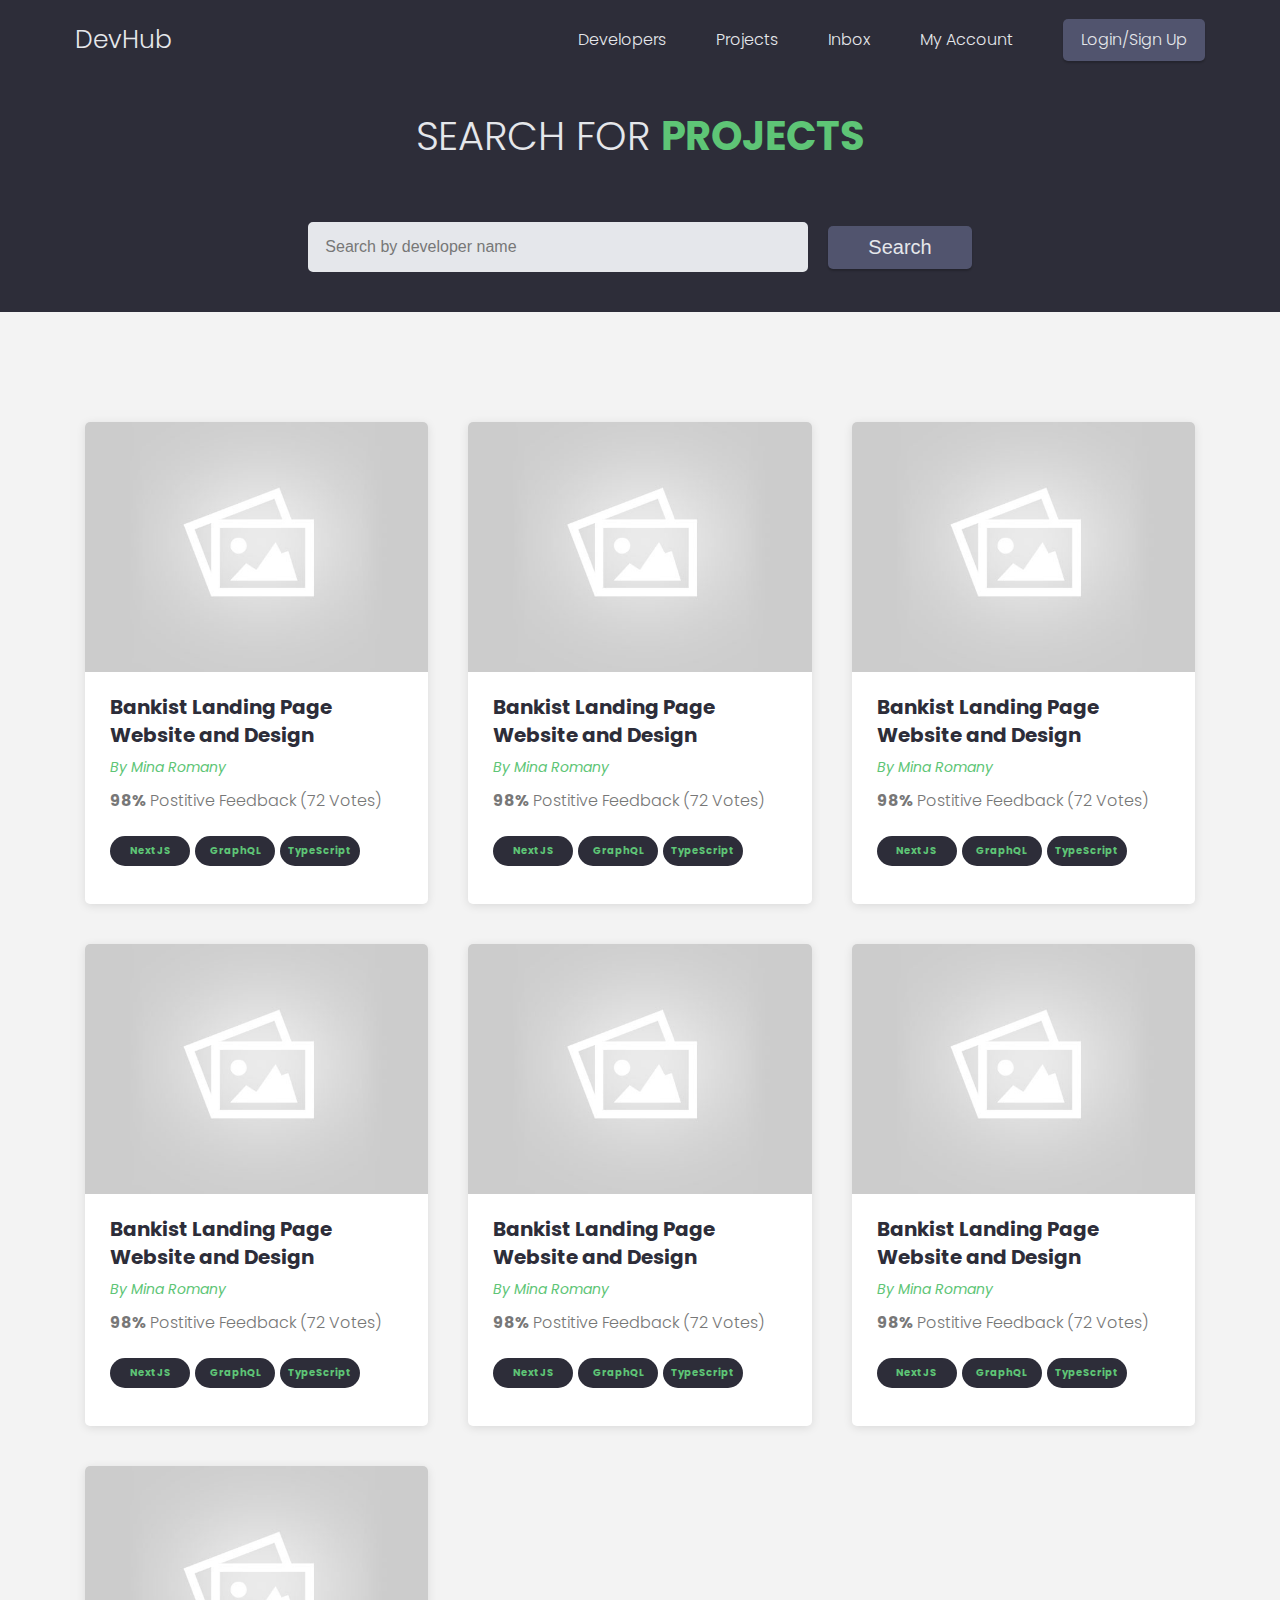
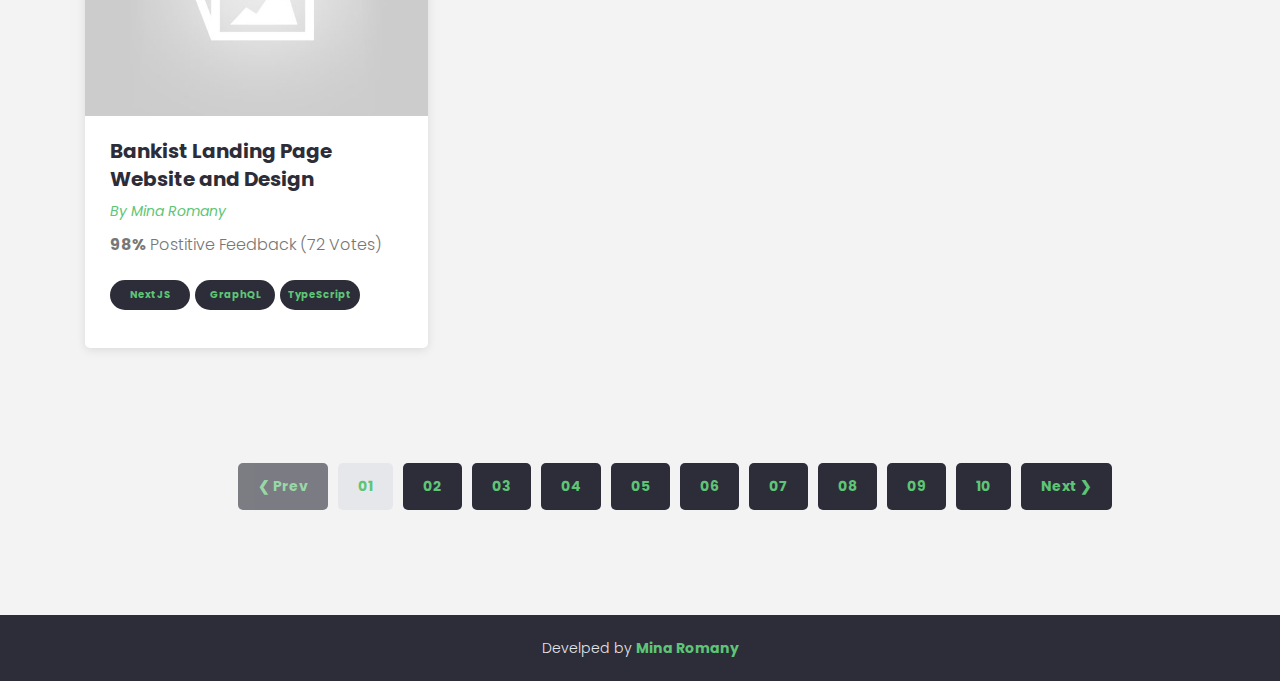
<file: projects.html>
<!DOCTYPE html>
<html lang="en">
  <head>
    <title>DevHub - Connect with Developers!</title>
    <meta charset="UTF-8" />
    <meta http-equiv="X-UA-Compatible" content="IE=edge" />
    <meta name="viewport" content="width=device-width, initial-scale=1.0" />
    <!-- Favicon -->
    <link
      rel="shortcut icon"
      href="./images/icons8-code-48.png"
      type="image/x-icon"
    />
    <!-- Google Fonts -->
    <link
      href="https://fonts.googleapis.com/css?family=Poppins:300,400,500,600,700,900&display=swap"
      rel="stylesheet"
    />
    <!-- FontAwesome CDN -->
    <link
      rel="stylesheet"
      href="https://cdnjs.cloudflare.com/ajax/libs/font-awesome/6.1.1/css/all.min.css"
      integrity="sha512-KfkfwYDsLkIlwQp6LFnl8zNdLGxu9YAA1QvwINks4PhcElQSvqcyVLLD9aMhXd13uQjoXtEKNosOWaZqXgel0g=="
      crossorigin="anonymous"
      referrerpolicy="no-referrer"
    />
    <!--Main CSS File-->
    <link rel="stylesheet" href="./styles/main.css" />
  </head>
  <body>
    <!--Start Header-->
    <header class="header">
      <div class="container">
        <nav class="nav">
          <div class="nav__logo">
            <a class="logo" href="index.html">
              <i class="fa-solid fa-code"></i>
              <span>DevHub</span></a
            >
          </div>
          <ul class="nav__links">
            <li class="nav__item">
              <a class="nav__link" href="index.html">Developers</a>
            </li>
            <li class="nav__item">
              <a class="nav__link" href="projects.html">Projects</a>
            </li>
            <li class="nav__item">
              <a class="nav__link" href="#">Inbox</a>
            </li>
            <li class="nav__item">
              <a class="nav__link" href="account.html">My Account</a>
            </li>
            <li class="nav__item">
              <a class="nav__link btn btn__nav" href="login.html"
                >Login/Sign Up</a
              >
            </li>
          </ul>
        </nav>
      </div>
    </header>
    <!--End Header-->

    <!-- Start Main-->
    <main class="main">
      <!--Start Hero Section -->
      <section class="hero__section">
        <div class="container">
          <div class="hero__section--text">
            <h2>SEARCH FOR <span>PROJECTS</span></h2>
          </div>

          <div class="hero__section--search">
            <form class="form" action="#" method="get">
              <input
                class="search__input"
                id="formsearch"
                type="text"
                name="text"
                placeholder="Search by developer name"
              />
              <input class="btn btn__search" type="submit" value="Search" />
            </form>
          </div>
        </div>
      </section>
      <!--End Hero Section -->

      <!--Start Search Result Section -->
      <section class="search__result">
        <div class="container">
          <div class="cards">
            <div class="card">
              <a href="./single-project.html" class="card__body">
                <img
                  class="project__image"
                  src="./images/default.jpg"
                  alt="project image"
                />
                <div class="project__info">
                  <h3 class="project__title">
                    Bankist Landing Page Website and Design
                  </h3>
                  <p>
                    <a class="project__author" href="profile.html"
                      >By Mina Romany</a
                    >
                  </p>
                  <p class="project__rating">
                    <span class="number">98%</span> Postitive Feedback (72
                    Votes)
                  </p>
                  <div class="project__tags tags__container">
                    <span class="tag">
                      <small>NextJS</small>
                    </span>
                    <span class="tag">
                      <small>GraphQL</small>
                    </span>
                    <span class="tag">
                      <small>TypeScript</small>
                    </span>
                  </div>
                </div>
              </a>
            </div>

            <div class="card">
              <a href="./single-project.html" class="card__body">
                <img
                  class="project__image"
                  src="./images/default.jpg"
                  alt="project image"
                />
                <div class="project__info">
                  <h3 class="project__title">
                    Bankist Landing Page Website and Design
                  </h3>
                  <p>
                    <a class="project__author" href="profile.html"
                      >By Mina Romany</a
                    >
                  </p>
                  <p class="project__rating">
                    <span class="number">98%</span> Postitive Feedback (72
                    Votes)
                  </p>
                  <div class="project__tags tags__container">
                    <span class="tag">
                      <small>NextJS</small>
                    </span>
                    <span class="tag">
                      <small>GraphQL</small>
                    </span>
                    <span class="tag">
                      <small>TypeScript</small>
                    </span>
                  </div>
                </div>
              </a>
            </div>

            <div class="card">
              <a href="./single-project.html" class="card__body">
                <img
                  class="project__image"
                  src="./images/default.jpg"
                  alt="project image"
                />
                <div class="project__info">
                  <h3 class="project__title">
                    Bankist Landing Page Website and Design
                  </h3>
                  <p>
                    <a class="project__author" href="profile.html"
                      >By Mina Romany</a
                    >
                  </p>
                  <p class="project__rating">
                    <span class="number">98%</span> Postitive Feedback (72
                    Votes)
                  </p>
                  <div class="project__tags tags__container">
                    <span class="tag">
                      <small>NextJS</small>
                    </span>
                    <span class="tag">
                      <small>GraphQL</small>
                    </span>
                    <span class="tag">
                      <small>TypeScript</small>
                    </span>
                  </div>
                </div>
              </a>
            </div>

            <div class="card">
              <a href="./single-project.html" class="card__body">
                <img
                  class="project__image"
                  src="./images/default.jpg"
                  alt="project image"
                />
                <div class="project__info">
                  <h3 class="project__title">
                    Bankist Landing Page Website and Design
                  </h3>
                  <p>
                    <a class="project__author" href="profile.html"
                      >By Mina Romany</a
                    >
                  </p>
                  <p class="project__rating">
                    <span class="number">98%</span> Postitive Feedback (72
                    Votes)
                  </p>
                  <div class="project__tags tags__container">
                    <span class="tag">
                      <small>NextJS</small>
                    </span>
                    <span class="tag">
                      <small>GraphQL</small>
                    </span>
                    <span class="tag">
                      <small>TypeScript</small>
                    </span>
                  </div>
                </div>
              </a>
            </div>

            <div class="card">
              <a href="./single-project.html" class="card__body">
                <img
                  class="project__image"
                  src="./images/default.jpg"
                  alt="project image"
                />
                <div class="project__info">
                  <h3 class="project__title">
                    Bankist Landing Page Website and Design
                  </h3>
                  <p>
                    <a class="project__author" href="profile.html"
                      >By Mina Romany</a
                    >
                  </p>
                  <p class="project__rating">
                    <span class="number">98%</span> Postitive Feedback (72
                    Votes)
                  </p>
                  <div class="project__tags tags__container">
                    <span class="tag">
                      <small>NextJS</small>
                    </span>
                    <span class="tag">
                      <small>GraphQL</small>
                    </span>
                    <span class="tag">
                      <small>TypeScript</small>
                    </span>
                  </div>
                </div>
              </a>
            </div>

            <div class="card">
              <a href="./single-project.html" class="card__body">
                <img
                  class="project__image"
                  src="./images/default.jpg"
                  alt="project image"
                />
                <div class="project__info">
                  <h3 class="project__title">
                    Bankist Landing Page Website and Design
                  </h3>
                  <p>
                    <a class="project__author" href="profile.html"
                      >By Mina Romany</a
                    >
                  </p>
                  <p class="project__rating">
                    <span class="number">98%</span> Postitive Feedback (72
                    Votes)
                  </p>
                  <div class="project__tags tags__container">
                    <span class="tag">
                      <small>NextJS</small>
                    </span>
                    <span class="tag">
                      <small>GraphQL</small>
                    </span>
                    <span class="tag">
                      <small>TypeScript</small>
                    </span>
                  </div>
                </div>
              </a>
            </div>

            <div class="card">
              <a href="./single-project.html" class="card__body">
                <img
                  class="project__image"
                  src="./images/default.jpg"
                  alt="project image"
                />
                <div class="project__info">
                  <h3 class="project__title">
                    Bankist Landing Page Website and Design
                  </h3>
                  <p>
                    <a class="project__author" href="profile.html"
                      >By Mina Romany</a
                    >
                  </p>
                  <p class="project__rating">
                    <span class="number">98%</span> Postitive Feedback (72
                    Votes)
                  </p>
                  <div class="project__tags tags__container">
                    <span class="tag">
                      <small>NextJS</small>
                    </span>
                    <span class="tag">
                      <small>GraphQL</small>
                    </span>
                    <span class="tag">
                      <small>TypeScript</small>
                    </span>
                  </div>
                </div>
              </a>
            </div>
          </div>
        </div>
      </section>
      <!--End Search Result Section -->

      <!--Start pagination -->
      <div class="pagination">
        <ul class="container">
          <li><a href="#" class="btn btn--disabled">&#10094; Prev</a></li>
          <li><a href="#" class="btn btn--active">01</a></li>
          <li><a href="#" class="btn">02</a></li>
          <li><a href="#" class="btn">03</a></li>
          <li><a href="#" class="btn">04</a></li>
          <li><a href="#" class="btn">05</a></li>
          <li><a href="#" class="btn">06</a></li>
          <li><a href="#" class="btn">07</a></li>
          <li><a href="#" class="btn">08</a></li>
          <li><a href="#" class="btn">09</a></li>
          <li><a href="#" class="btn">10</a></li>
          <li><a href="#" class="btn">Next &#10095;</a></li>
        </ul>
      </div>
      <!--End pagination -->
    </main>
    <!-- End Main -->

    <!-- Start Footer -->
    <footer class="footer">
      <span
        >Develped by
        <a href="https://github.com/MinaRomany53" target="_blank"
          >Mina Romany</a
        >
      </span>
    </footer>
    <!-- End Footer -->
  </body>
</html>
</file>
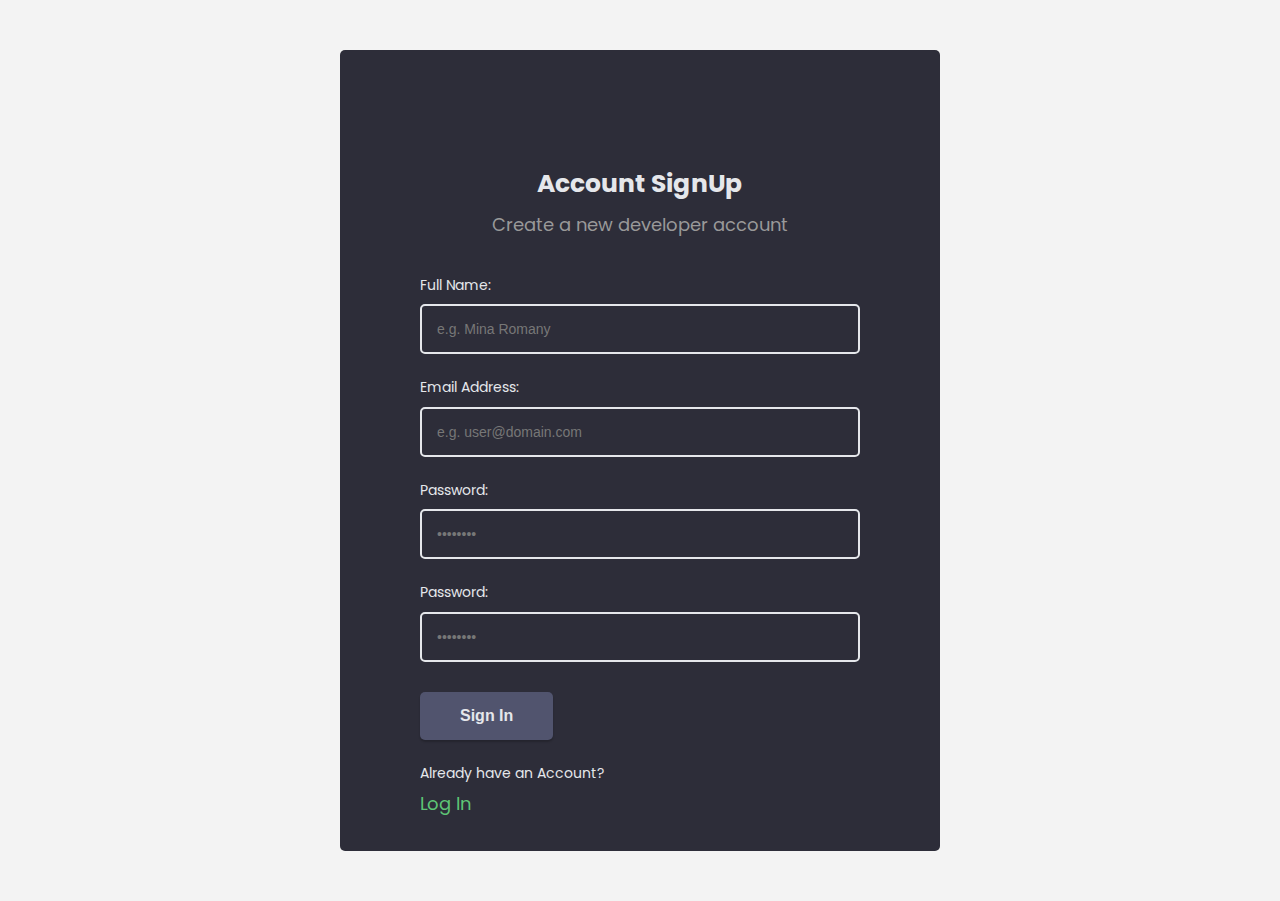
<file: signup.html>
<!DOCTYPE html>
<html lang="en">
  <head>
    <title>DevHub - Connect with Developers!</title>
    <meta charset="UTF-8" />
    <meta http-equiv="X-UA-Compatible" content="IE=edge" />
    <meta name="viewport" content="width=device-width, initial-scale=1.0" />
    <!-- Favicon -->
    <link
      rel="shortcut icon"
      href="./images/icons8-code-48.png"
      type="image/x-icon"
    />
    <!-- Google Fonts -->
    <link
      href="https://fonts.googleapis.com/css?family=Poppins:300,400,500,600&display=swap"
      rel="stylesheet"
    />
    <!-- FontAwesome CDN -->
    <link
      rel="stylesheet"
      href="https://cdnjs.cloudflare.com/ajax/libs/font-awesome/6.1.1/css/all.min.css"
      integrity="sha512-KfkfwYDsLkIlwQp6LFnl8zNdLGxu9YAA1QvwINks4PhcElQSvqcyVLLD9aMhXd13uQjoXtEKNosOWaZqXgel0g=="
      crossorigin="anonymous"
      referrerpolicy="no-referrer"
    />
    <!--Main CSS File-->
    <link rel="stylesheet" href="./styles/main.css" />
  </head>
  <body>
    <!-- Start Main-->
    <main class="main--form form--small">
      <div class="container">
        <div class="box">
          <div class="login__text">
            <div class="nav__logo">
              <a class="logo" href="index.html">
                <i class="fa-solid fa-code"></i>
              </a>
            </div>
            <h2>Account SignUp</h2>
            <p>Create a new developer account</p>
          </div>
          <form action="" method="POST" class="form">
            <div class="form--field">
              <label for="fullname">Full Name:</label>
              <input
                class="input input--text"
                type="text"
                name="fullname"
                id="fullname"
                placeholder="e.g. Mina Romany"
              />
            </div>

            <div class="form--field">
              <label for="email">Email Address:</label>
              <input
                class="input input--text"
                type="email"
                name="email"
                id="email"
                placeholder="e.g. user@domain.com"
              />
            </div>

            <div class="form--field">
              <label for="password">Password:</label>
              <input
                class="input input--text"
                type="password"
                placeholder="••••••••"
                name="password"
                id="password"
              />
            </div>

            <div class="form--field last--field">
              <label for="password">Password:</label>
              <input
                class="input input--text"
                type="password"
                placeholder="••••••••"
                name="password"
                id="password"
              />
            </div>

            <input class="btn" type="submit" value="Sign In" />
          </form>

          <div class="sign__up">
            <p>Already have an Account?</p>
            <a href="login.html">Log In</a>
          </div>
        </div>
      </div>
    </main>
    <!-- End Main -->
  </body>
</html>
</file>
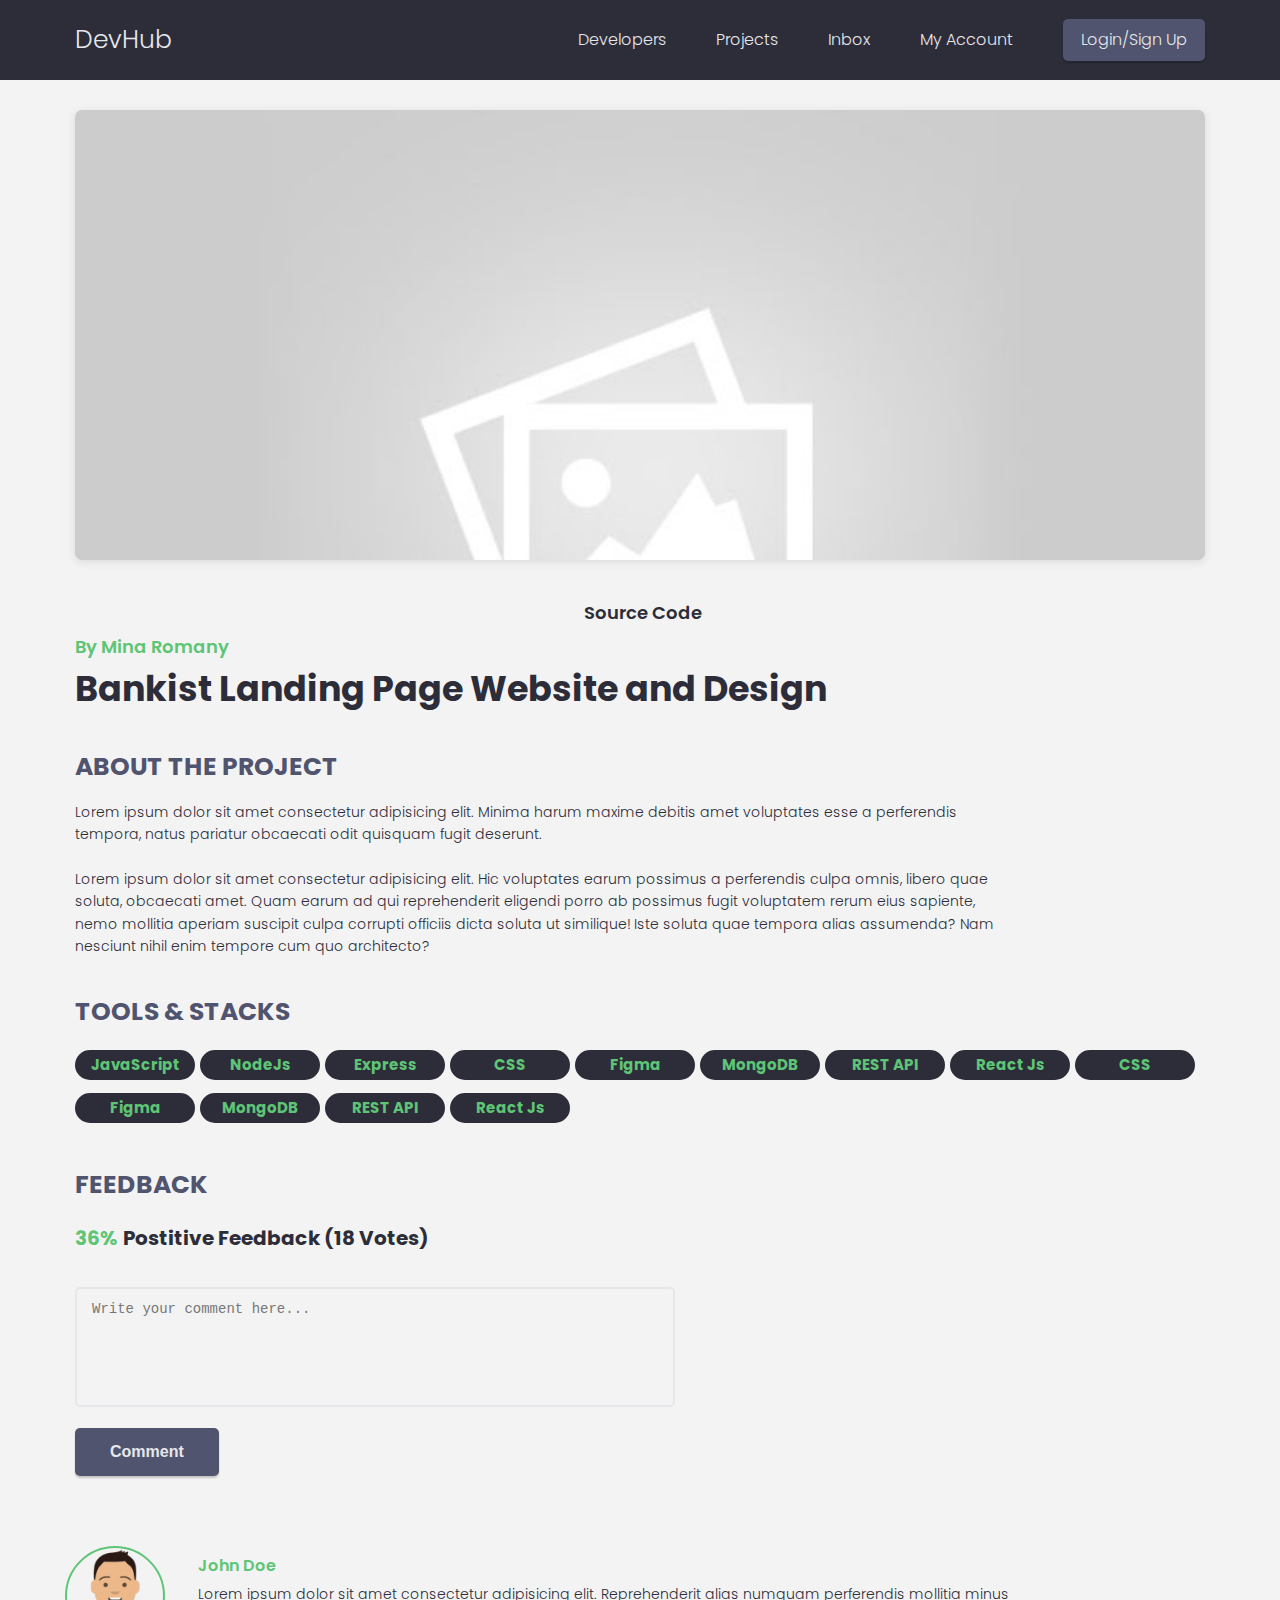
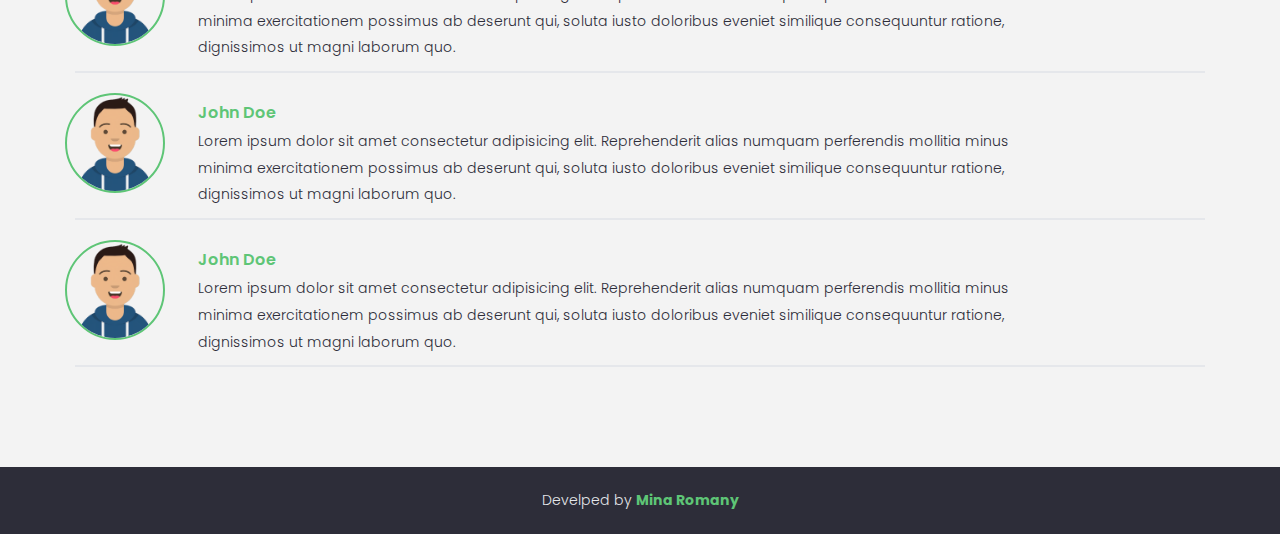
<file: single-project.html>
<!DOCTYPE html>
<html lang="en">
  <head>
    <title>DevHub - Connect with Developers!</title>
    <meta charset="UTF-8" />
    <meta http-equiv="X-UA-Compatible" content="IE=edge" />
    <meta name="viewport" content="width=device-width, initial-scale=1.0" />
    <!-- Favicon -->
    <link
      rel="shortcut icon"
      href="./images/icons8-code-48.png"
      type="image/x-icon"
    />
    <!-- Google Fonts -->
    <link
      href="https://fonts.googleapis.com/css?family=Poppins:300,400,500,600,700,900&display=swap"
      rel="stylesheet"
    />
    <!-- FontAwesome CDN -->
    <link
      rel="stylesheet"
      href="https://cdnjs.cloudflare.com/ajax/libs/font-awesome/6.1.1/css/all.min.css"
      integrity="sha512-KfkfwYDsLkIlwQp6LFnl8zNdLGxu9YAA1QvwINks4PhcElQSvqcyVLLD9aMhXd13uQjoXtEKNosOWaZqXgel0g=="
      crossorigin="anonymous"
      referrerpolicy="no-referrer"
    />
    <!--Main CSS File-->
    <link rel="stylesheet" href="./styles/main.css" />
  </head>
  <body>
    <!--Start Header-->
    <header class="header">
      <div class="container">
        <nav class="nav">
          <div class="nav__logo">
            <a class="logo" href="index.html">
              <i class="fa-solid fa-code"></i>
              <span>DevHub</span></a
            >
          </div>
          <ul class="nav__links">
            <li class="nav__item">
              <a class="nav__link" href="index.html">Developers</a>
            </li>
            <li class="nav__item">
              <a class="nav__link" href="projects.html">Projects</a>
            </li>
            <li class="nav__item">
              <a class="nav__link" href="#">Inbox</a>
            </li>
            <li class="nav__item">
              <a class="nav__link" href="account.html">My Account</a>
            </li>
            <li class="nav__item">
              <a class="nav__link btn btn__nav" href="login.html"
                >Login/Sign Up</a
              >
            </li>
          </ul>
        </nav>
      </div>
    </header>
    <!--End Header-->

    <!-- Start Main-->
    <main class="main project__content">
      <div class="container">
        <img
          src="./images/default.jpg"
          alt="project image"
          class="single-project__image"
        />

        <a
          href="https://github.com/MinaRomany53"
          target="_blank"
          class="single-project__source"
        >
          <i
            class="fa-solid fa-arrow-up-right-from-square single-project__source-icon"
          ></i>
          Source Code</a
        >
        <div class="single-project__info">
          <p>
            <a class="single-project__author" href="profile.html"
              >By Mina Romany</a
            >
          </p>
          <h2 class="single-project__title">
            Bankist Landing Page Website and Design
          </h2>
        </div>
        <div class="single-project__desc">
          <h3 class="subtitle">About the project</h3>
          <p>
            Lorem ipsum dolor sit amet consectetur adipisicing elit. Minima
            harum maxime debitis amet voluptates esse a perferendis tempora,
            natus pariatur obcaecati odit quisquam fugit deserunt.
            <br />
            <br />
            Lorem ipsum dolor sit amet consectetur adipisicing elit. Hic
            voluptates earum possimus a perferendis culpa omnis, libero quae
            soluta, obcaecati amet. Quam earum ad qui reprehenderit eligendi
            porro ab possimus fugit voluptatem rerum eius sapiente, nemo
            mollitia aperiam suscipit culpa corrupti officiis dicta soluta ut
            similique! Iste soluta quae tempora alias assumenda? Nam nesciunt
            nihil enim tempore cum quo architecto?
          </p>
        </div>
        <h3 class="subtitle">TOOLS & STACKS</h3>
        <div class="single-project__tools tags__container">
          <span class="tag">
            <small>JavaScript</small>
          </span>
          <span class="tag">
            <small>NodeJs</small>
          </span>
          <span class="tag">
            <small>Express</small>
          </span>
          <span class="tag">
            <small>CSS</small>
          </span>
          <span class="tag">
            <small>Figma</small>
          </span>
          <span class="tag">
            <small>MongoDB</small>
          </span>
          <span class="tag">
            <small>REST API</small>
          </span>
          <span class="tag">
            <small>React Js</small>
          </span>
          <span class="tag">
            <small>CSS</small>
          </span>
          <span class="tag">
            <small>Figma</small>
          </span>
          <span class="tag">
            <small>MongoDB</small>
          </span>
          <span class="tag">
            <small>REST API</small>
          </span>
          <span class="tag">
            <small>React Js</small>
          </span>
        </div>

        <div class="single-project__comments">
          <h3 class="subtitle">Feedback</h3>
          <h5 class="single-project__rating">
            <span class="number">36%</span> Postitive Feedback (18 Votes)
          </h5>
          <form class="single-project__form" action="#" method="POST">
            <div class="form__field">
              <textarea
                class="input input--textarea"
                name="message"
                placeholder="Write your comment here..."
              ></textarea>
            </div>
            <input class="btn" type="submit" value="Comment" />
          </form>

          <div class="commentlist">
            <div class="comment">
              <a href="#">
                <img class="avatar" src="./images/developer.png" alt="user" />
              </a>
              <div class="comment__details">
                <a href="#" class="comment__author"> John Doe </a>
                <p class="comment__info">
                  Lorem ipsum dolor sit amet consectetur adipisicing elit.
                  Reprehenderit alias numquam perferendis mollitia minus minima
                  exercitationem possimus ab deserunt qui, soluta iusto
                  doloribus eveniet similique consequuntur ratione, dignissimos
                  ut magni laborum quo.
                </p>
              </div>
            </div>

            <div class="comment">
              <a href="#">
                <img class="avatar" src="./images/developer.png" alt="user" />
              </a>
              <div class="comment__details">
                <a href="#" class="comment__author"> John Doe </a>
                <p class="comment__info">
                  Lorem ipsum dolor sit amet consectetur adipisicing elit.
                  Reprehenderit alias numquam perferendis mollitia minus minima
                  exercitationem possimus ab deserunt qui, soluta iusto
                  doloribus eveniet similique consequuntur ratione, dignissimos
                  ut magni laborum quo.
                </p>
              </div>
            </div>

            <div class="comment">
              <a href="#">
                <img class="avatar" src="./images/developer.png" alt="user" />
              </a>
              <div class="comment__details">
                <a href="#" class="comment__author"> John Doe </a>
                <p class="comment__info">
                  Lorem ipsum dolor sit amet consectetur adipisicing elit.
                  Reprehenderit alias numquam perferendis mollitia minus minima
                  exercitationem possimus ab deserunt qui, soluta iusto
                  doloribus eveniet similique consequuntur ratione, dignissimos
                  ut magni laborum quo.
                </p>
              </div>
            </div>
          </div>
        </div>
      </div>
    </main>
    <!-- End Main -->

    <!-- Start Footer -->
    <footer class="footer">
      <span
        >Develped by
        <a href="https://github.com/MinaRomany53" target="_blank"
          >Mina Romany</a
        >
      </span>
    </footer>
    <!-- End Footer -->
  </body>
</html>
</file>
<file: styles/main.css>
@import url(./base.css);
@import url(./components.css);
@import url(./homepage.css);
@import url(./projects.css);
@import url(./single-project.css);
@import url(./form.css);
@import url(./profile.css);
@import url(login.css);
@import url(./account.css);
</file>
